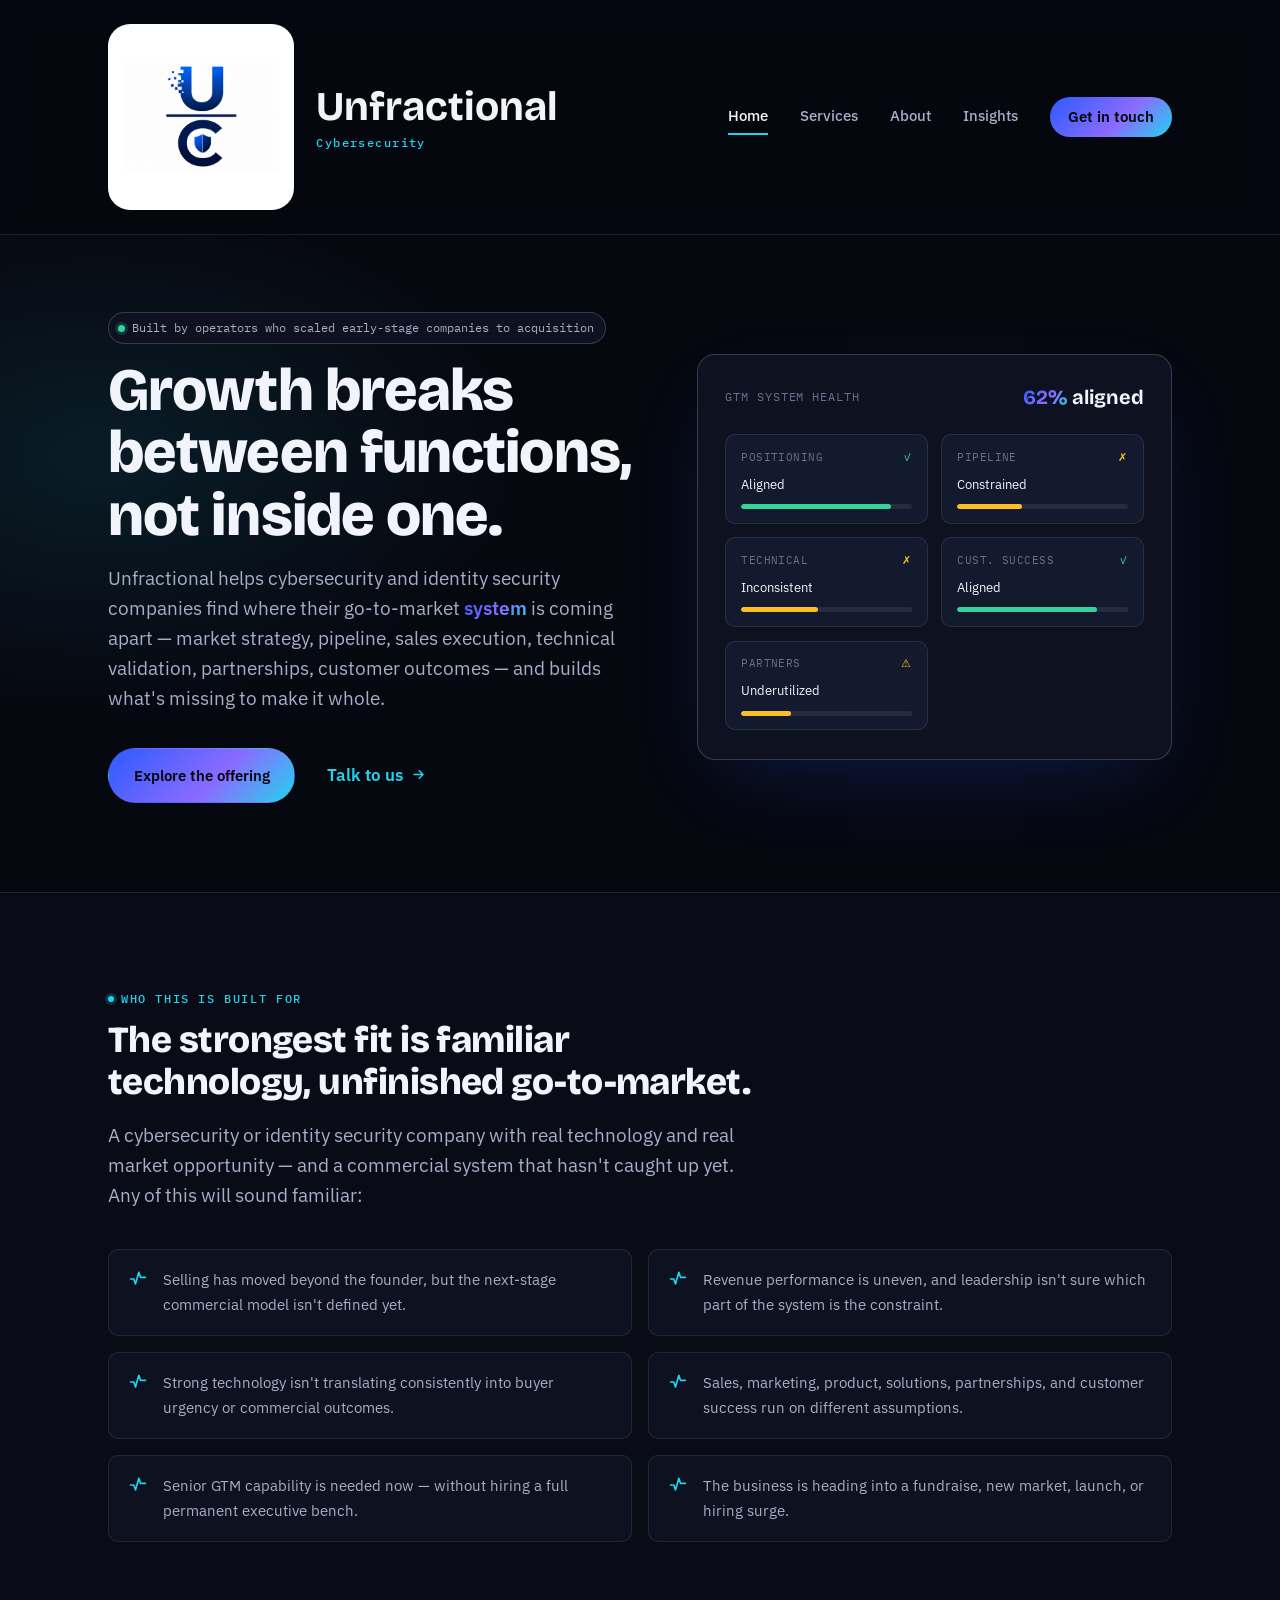
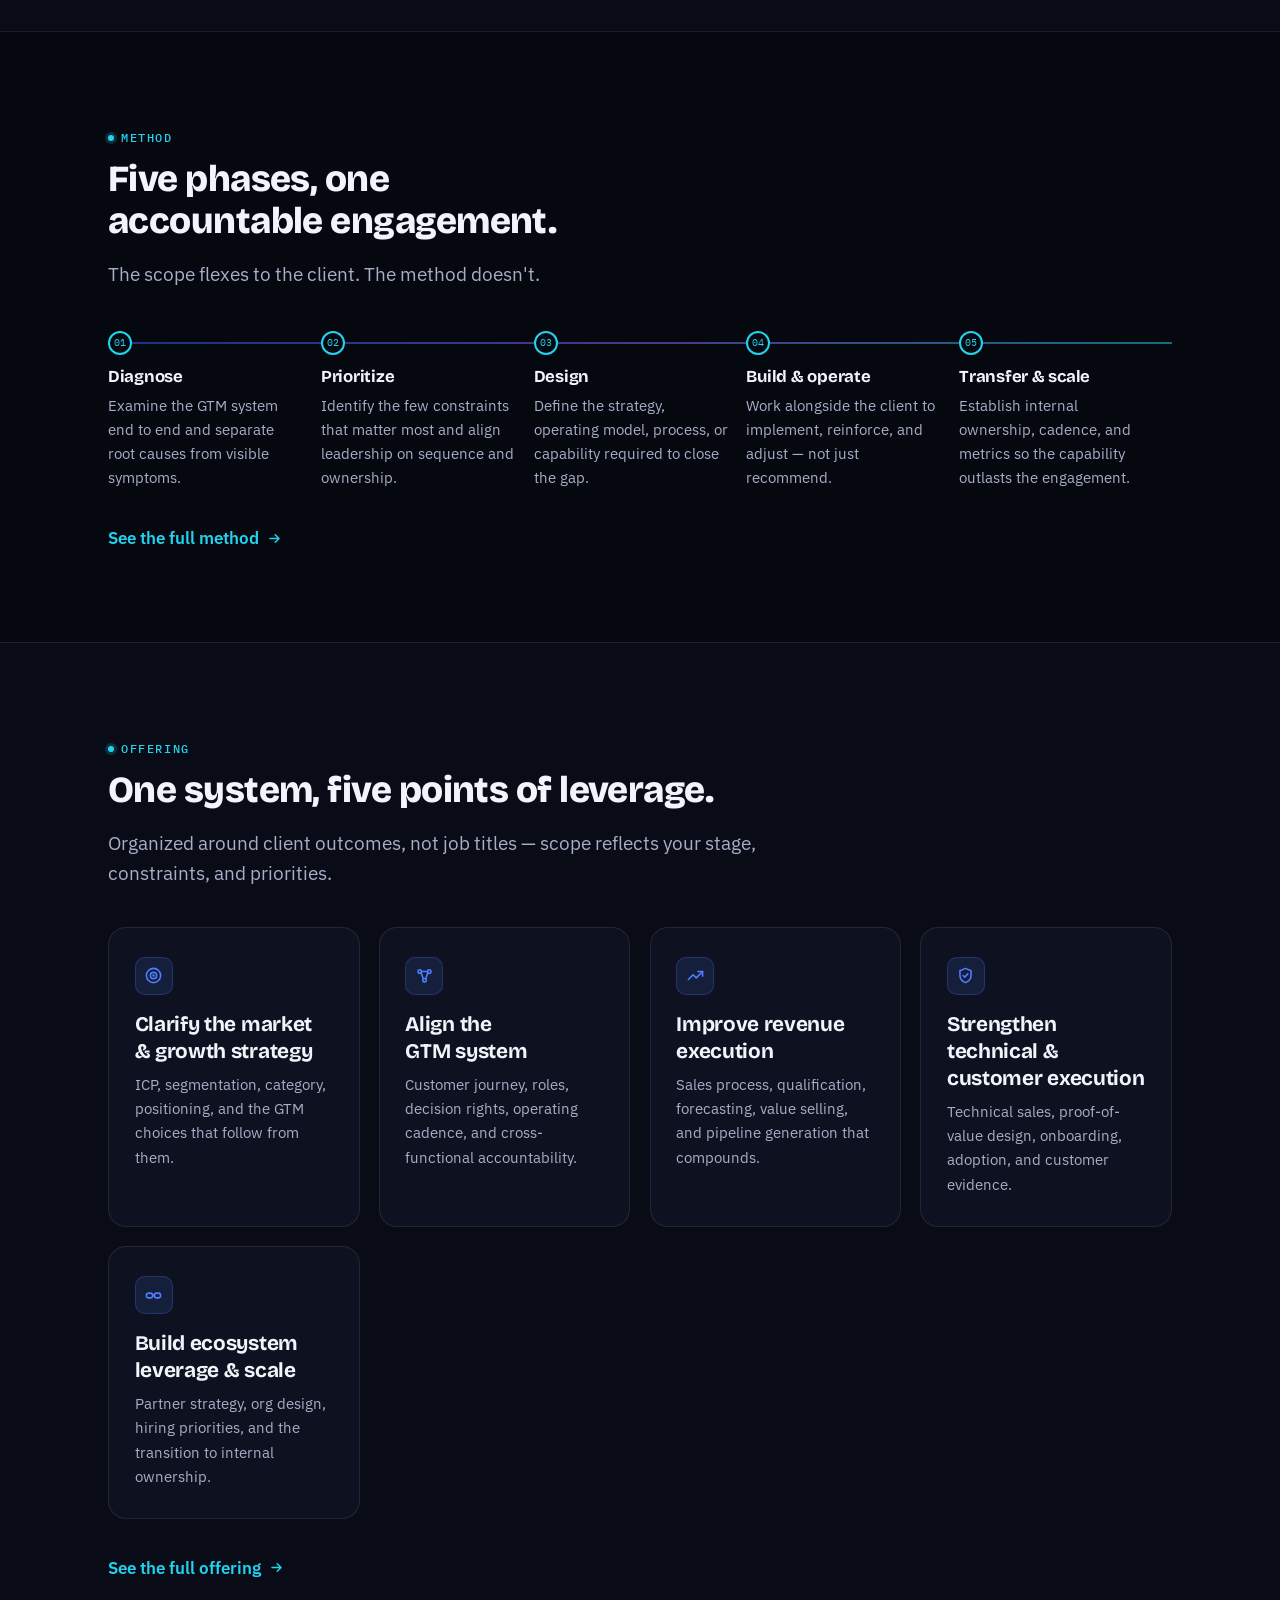
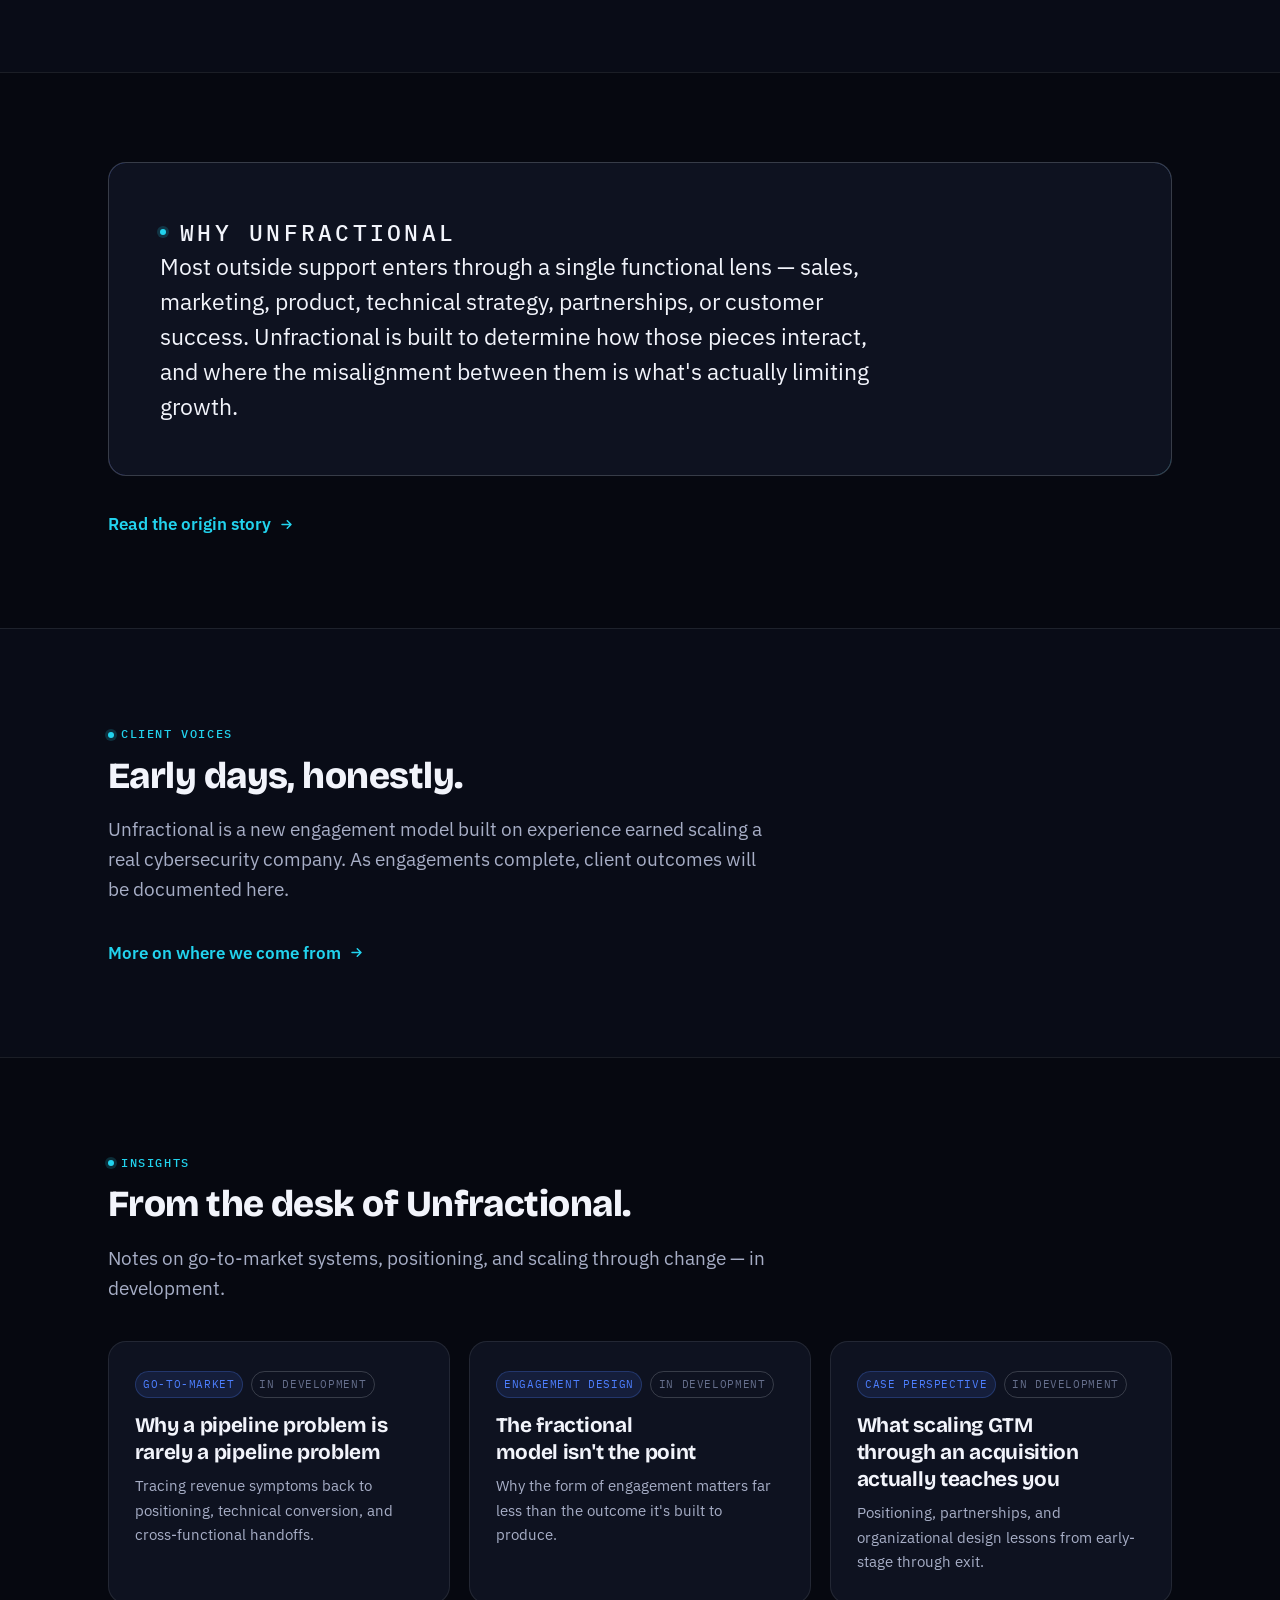
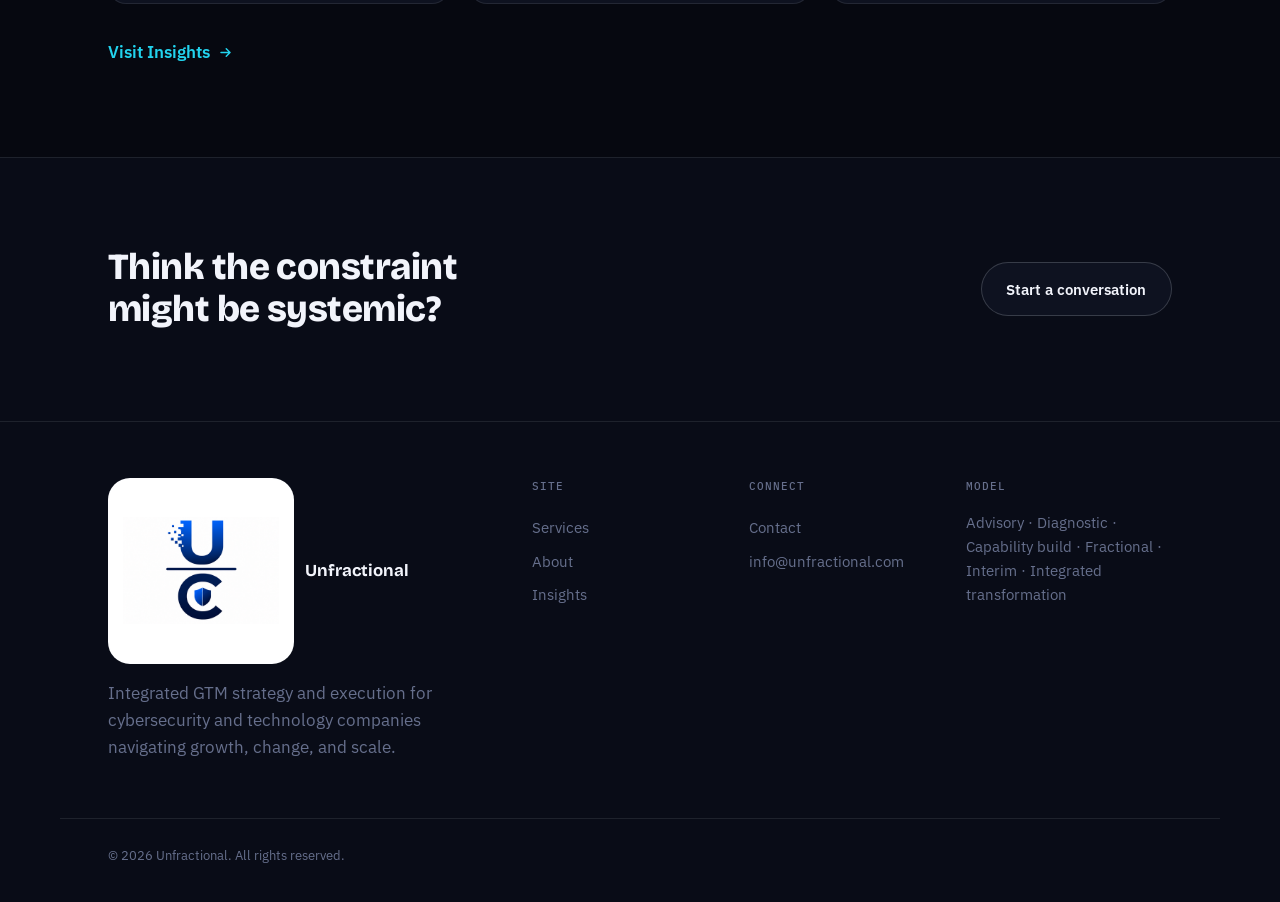
<file: index.html>
<!doctype html>
<html lang="en">
<head>
<meta charset="UTF-8">
<meta name="viewport" content="width=device-width, initial-scale=1">
<title>Unfractional</title>
<link rel="preconnect" href="https://fonts.googleapis.com">
<link rel="preconnect" href="https://fonts.gstatic.com" crossorigin>
<link href="https://fonts.googleapis.com/css2?family=Bricolage+Grotesque:opsz,wght@12..96,600;12..96,700;12..96,800&family=IBM+Plex+Sans:wght@400;500;600&family=IBM+Plex+Mono:wght@400;500&display=swap" rel="stylesheet">
<link rel="icon" type="image/png" href="assets/favicon.png">
<link rel="stylesheet" href="styles.css?v=3">
<script src="script.js?v=3" defer></script>
</head>
<body>

<header class="site-header">
  <div class="nav-row">
    <a class="brand" href="index.html">
      <span class="brand-chip"><img src="assets/logo-mark.png" alt="Unfractional mark"></span>
      <span class="brand-word">Unfractional<span>Cybersecurity</span></span>
    </a>
    <nav class="nav-links" aria-label="Primary">
      <a href="index.html" class="active">Home</a>
      <a href="services.html">Services</a>
      <a href="about.html">About</a>
      <a href="insights.html">Insights</a>
      <a href="contact.html" class="nav-cta">Get in touch</a>
    </nav>
    <button class="nav-toggle" data-nav-toggle aria-label="Open menu" aria-expanded="false">
      <svg viewBox="0 0 24 24" fill="none" stroke="currentColor" stroke-width="2" stroke-linecap="round"><line x1="3" y1="6" x2="21" y2="6"/><line x1="3" y1="12" x2="21" y2="12"/><line x1="3" y1="18" x2="21" y2="18"/></svg>
    </button>
  </div>
  <nav class="mobile-nav" data-mobile-nav aria-label="Mobile">
    <a href="index.html" class="active">Home</a>
    <a href="services.html">Services</a>
    <a href="about.html">About</a>
    <a href="insights.html">Insights</a>
    <a href="contact.html">Get in touch</a>
  </nav>
</header>

<main>

  <!-- HERO -->
  <section class="section" style="padding-top: clamp(44px, 6vw, 80px);">
    <div class="section-inner hero-grid">
      <div>
        <span class="badge"><span class="dot"></span>Built by operators who scaled early-stage companies to acquisition</span>
        <h1 style="margin-top: 0.9rem;">Growth breaks between functions, not inside one.</h1>
        <p class="lede">Unfractional helps cybersecurity and identity security companies find where their go-to-market <span class="grad-text" style="font-weight:600;">system</span> is coming apart — market strategy, pipeline, sales execution, technical validation, partnerships, customer outcomes — and builds what's missing to make it whole.</p>
        <div class="actions-row">
          <a class="btn btn-primary" href="services.html">Explore the offering</a>
          <a class="link-arrow" href="contact.html">Talk to us
            <svg viewBox="0 0 20 20" fill="none" stroke="currentColor" stroke-width="2" stroke-linecap="round" stroke-linejoin="round"><path d="M4 10h12M11 5l5 5-5 5"/></svg>
          </a>
        </div>
      </div>

      <div class="gtm-dash">
        <div class="dash-head">
          <span class="dash-title">GTM SYSTEM HEALTH</span>
          <span class="dash-score"><span class="grad-text">62%</span> aligned</span>
        </div>
        <div class="dash-grid">
          <div class="tile" data-dash-tile>
            <div class="tile-top"><span>POSITIONING</span><span class="tile-ok">✓</span></div>
            <div class="tile-name">Aligned</div>
            <div class="bar-track"><div class="bar-fill ok" data-fill="88"></div></div>
          </div>
          <div class="tile" data-dash-tile>
            <div class="tile-top"><span>PIPELINE</span><span class="tile-warn">✗</span></div>
            <div class="tile-name">Constrained</div>
            <div class="bar-track"><div class="bar-fill warn" data-fill="38"></div></div>
          </div>
          <div class="tile" data-dash-tile>
            <div class="tile-top"><span>TECHNICAL</span><span class="tile-warn">✗</span></div>
            <div class="tile-name">Inconsistent</div>
            <div class="bar-track"><div class="bar-fill warn" data-fill="45"></div></div>
          </div>
          <div class="tile" data-dash-tile>
            <div class="tile-top"><span>CUST. SUCCESS</span><span class="tile-ok">✓</span></div>
            <div class="tile-name">Aligned</div>
            <div class="bar-track"><div class="bar-fill ok" data-fill="82"></div></div>
          </div>
          <div class="tile" data-dash-tile>
            <div class="tile-top"><span>PARTNERS</span><span class="tile-warn">⚠</span></div>
            <div class="tile-name">Underutilized</div>
            <div class="bar-track"><div class="bar-fill warn" data-fill="29"></div></div>
          </div>
        </div>
      </div>
    </div>
  </section>

  <!-- WHO THIS IS FOR -->
  <section class="section alt">
    <div class="section-inner">
      <div class="section-head">
        <p class="eyebrow">Who this is built for</p>
        <h2>The strongest fit is familiar technology, unfinished go-to-market.</h2>
        <p class="lede">A cybersecurity or identity security company with real technology and real market opportunity — and a commercial system that hasn't caught up yet. Any of this will sound familiar:</p>
      </div>
      <div class="signal-grid" style="margin-top: 2.4rem;">
        <div class="signal"><svg class="ico" viewBox="0 0 24 24" fill="none" stroke="currentColor" stroke-width="2" stroke-linecap="round" stroke-linejoin="round"><path d="M3 12h4l2 6 4-14 2 6h6"/></svg>Selling has moved beyond the founder, but the next-stage commercial model isn't defined yet.</div>
        <div class="signal"><svg class="ico" viewBox="0 0 24 24" fill="none" stroke="currentColor" stroke-width="2" stroke-linecap="round" stroke-linejoin="round"><path d="M3 12h4l2 6 4-14 2 6h6"/></svg>Revenue performance is uneven, and leadership isn't sure which part of the system is the constraint.</div>
        <div class="signal"><svg class="ico" viewBox="0 0 24 24" fill="none" stroke="currentColor" stroke-width="2" stroke-linecap="round" stroke-linejoin="round"><path d="M3 12h4l2 6 4-14 2 6h6"/></svg>Strong technology isn't translating consistently into buyer urgency or commercial outcomes.</div>
        <div class="signal"><svg class="ico" viewBox="0 0 24 24" fill="none" stroke="currentColor" stroke-width="2" stroke-linecap="round" stroke-linejoin="round"><path d="M3 12h4l2 6 4-14 2 6h6"/></svg>Sales, marketing, product, solutions, partnerships, and customer success run on different assumptions.</div>
        <div class="signal"><svg class="ico" viewBox="0 0 24 24" fill="none" stroke="currentColor" stroke-width="2" stroke-linecap="round" stroke-linejoin="round"><path d="M3 12h4l2 6 4-14 2 6h6"/></svg>Senior GTM capability is needed now — without hiring a full permanent executive bench.</div>
        <div class="signal"><svg class="ico" viewBox="0 0 24 24" fill="none" stroke="currentColor" stroke-width="2" stroke-linecap="round" stroke-linejoin="round"><path d="M3 12h4l2 6 4-14 2 6h6"/></svg>The business is heading into a fundraise, new market, launch, or hiring surge.</div>
      </div>
    </div>
  </section>

  <!-- METHOD -->
  <section class="section">
    <div class="section-inner">
      <div class="section-head">
        <p class="eyebrow">Method</p>
        <h2>Five phases, one accountable engagement.</h2>
        <p class="lede">The scope flexes to the client. The method doesn't.</p>
      </div>
      <div class="pipeline" style="margin-top: 2.6rem;">
        <div class="pnode"><span class="dotnum mono">01</span><h3>Diagnose</h3><p>Examine the GTM system end to end and separate root causes from visible symptoms.</p></div>
        <div class="pnode"><span class="dotnum mono">02</span><h3>Prioritize</h3><p>Identify the few constraints that matter most and align leadership on sequence and ownership.</p></div>
        <div class="pnode"><span class="dotnum mono">03</span><h3>Design</h3><p>Define the strategy, operating model, process, or capability required to close the gap.</p></div>
        <div class="pnode"><span class="dotnum mono">04</span><h3>Build &amp; operate</h3><p>Work alongside the client to implement, reinforce, and adjust — not just recommend.</p></div>
        <div class="pnode"><span class="dotnum mono">05</span><h3>Transfer &amp; scale</h3><p>Establish internal ownership, cadence, and metrics so the capability outlasts the engagement.</p></div>
      </div>
      <div class="actions-row">
        <a class="link-arrow" href="services.html#method">See the full method
          <svg viewBox="0 0 20 20" fill="none" stroke="currentColor" stroke-width="2" stroke-linecap="round" stroke-linejoin="round"><path d="M4 10h12M11 5l5 5-5 5"/></svg>
        </a>
      </div>
    </div>
  </section>

  <!-- OFFERING -->
  <section class="section alt">
    <div class="section-inner">
      <div class="section-head">
        <p class="eyebrow">Offering</p>
        <h2>One system, five points of leverage.</h2>
        <p class="lede">Organized around client outcomes, not job titles — scope reflects your stage, constraints, and priorities.</p>
      </div>
      <div class="card-grid" style="margin-top: 2.4rem;">
        <div class="card">
          <span class="ico"><svg viewBox="0 0 24 24" fill="none" stroke="currentColor" stroke-width="2" stroke-linecap="round" stroke-linejoin="round"><circle cx="12" cy="12" r="9"/><circle cx="12" cy="12" r="4"/><circle cx="12" cy="12" r="0.6" fill="currentColor"/></svg></span>
          <h3>Clarify the market &amp; growth strategy</h3>
          <p>ICP, segmentation, category, positioning, and the GTM choices that follow from them.</p>
        </div>
        <div class="card">
          <span class="ico"><svg viewBox="0 0 24 24" fill="none" stroke="currentColor" stroke-width="2" stroke-linecap="round" stroke-linejoin="round"><circle cx="6" cy="7" r="2.2"/><circle cx="18" cy="7" r="2.2"/><circle cx="12" cy="18" r="2.2"/><path d="M7.7 8.7 10.5 16M16.3 8.7 13.5 16M8.2 7h7.6"/></svg></span>
          <h3>Align the GTM system</h3>
          <p>Customer journey, roles, decision rights, operating cadence, and cross-functional accountability.</p>
        </div>
        <div class="card">
          <span class="ico"><svg viewBox="0 0 24 24" fill="none" stroke="currentColor" stroke-width="2" stroke-linecap="round" stroke-linejoin="round"><path d="M3 17l6-6 4 4 8-8"/><path d="M15 7h6v6"/></svg></span>
          <h3>Improve revenue execution</h3>
          <p>Sales process, qualification, forecasting, value selling, and pipeline generation that compounds.</p>
        </div>
        <div class="card">
          <span class="ico"><svg viewBox="0 0 24 24" fill="none" stroke="currentColor" stroke-width="2" stroke-linecap="round" stroke-linejoin="round"><path d="M12 3l7 3v6c0 4.5-3 7.5-7 9-4-1.5-7-4.5-7-9V6z"/><path d="M9 12l2 2 4-4"/></svg></span>
          <h3>Strengthen technical &amp; customer execution</h3>
          <p>Technical sales, proof-of-value design, onboarding, adoption, and customer evidence.</p>
        </div>
        <div class="card">
          <span class="ico"><svg viewBox="0 0 24 24" fill="none" stroke="currentColor" stroke-width="2" stroke-linecap="round" stroke-linejoin="round"><rect x="3" y="9" width="8" height="6" rx="3"/><rect x="13" y="9" width="8" height="6" rx="3"/><path d="M11 12h2"/></svg></span>
          <h3>Build ecosystem leverage &amp; scale</h3>
          <p>Partner strategy, org design, hiring priorities, and the transition to internal ownership.</p>
        </div>
      </div>
      <div class="actions-row">
        <a class="link-arrow" href="services.html">See the full offering
          <svg viewBox="0 0 20 20" fill="none" stroke="currentColor" stroke-width="2" stroke-linecap="round" stroke-linejoin="round"><path d="M4 10h12M11 5l5 5-5 5"/></svg>
        </a>
      </div>
    </div>
  </section>

  <!-- DIFFERENTIATOR -->
  <section class="section">
    <div class="section-inner">
      <div class="statement">
        <p class="eyebrow">Why Unfractional</p>
        <p>Most outside support enters through a single functional lens — sales, marketing, product, technical strategy, partnerships, or customer success. Unfractional is built to determine how those pieces interact, and where the misalignment between them is what's actually limiting growth.</p>
      </div>
      <div class="actions-row">
        <a class="link-arrow" href="about.html">Read the origin story
          <svg viewBox="0 0 20 20" fill="none" stroke="currentColor" stroke-width="2" stroke-linecap="round" stroke-linejoin="round"><path d="M4 10h12M11 5l5 5-5 5"/></svg>
        </a>
      </div>
    </div>
  </section>

  <!-- CLIENT VOICES TEASER -->
  <section class="section alt">
    <div class="section-inner">
      <div class="section-head">
        <p class="eyebrow">Client voices</p>
        <h2>Early days, honestly.</h2>
        <p class="lede">Unfractional is a new engagement model built on experience earned scaling a real cybersecurity company. As engagements complete, client outcomes will be documented here.</p>
      </div>
      <div class="actions-row">
        <a class="link-arrow" href="about.html#client-voices">More on where we come from
          <svg viewBox="0 0 20 20" fill="none" stroke="currentColor" stroke-width="2" stroke-linecap="round" stroke-linejoin="round"><path d="M4 10h12M11 5l5 5-5 5"/></svg>
        </a>
      </div>
    </div>
  </section>

  <!-- INSIGHTS TEASER -->
  <section class="section">
    <div class="section-inner">
      <div class="section-head">
        <p class="eyebrow">Insights</p>
        <h2>From the desk of Unfractional.</h2>
        <p class="lede">Notes on go-to-market systems, positioning, and scaling through change — in development.</p>
      </div>
      <div class="card-grid" style="margin-top: 2.4rem;">
        <div class="card">
          <div class="insight-tags"><span class="pill">Go-to-market</span><span class="pill status">In development</span></div>
          <h3 style="margin-top:0.9rem;">Why a pipeline problem is rarely a pipeline problem</h3>
          <p>Tracing revenue symptoms back to positioning, technical conversion, and cross-functional handoffs.</p>
        </div>
        <div class="card">
          <div class="insight-tags"><span class="pill">Engagement design</span><span class="pill status">In development</span></div>
          <h3 style="margin-top:0.9rem;">The fractional model isn't the point</h3>
          <p>Why the form of engagement matters far less than the outcome it's built to produce.</p>
        </div>
        <div class="card">
          <div class="insight-tags"><span class="pill">Case perspective</span><span class="pill status">In development</span></div>
          <h3 style="margin-top:0.9rem;">What scaling GTM through an acquisition actually teaches you</h3>
          <p>Positioning, partnerships, and organizational design lessons from early-stage through exit.</p>
        </div>
      </div>
      <div class="actions-row">
        <a class="link-arrow" href="insights.html">Visit Insights
          <svg viewBox="0 0 20 20" fill="none" stroke="currentColor" stroke-width="2" stroke-linecap="round" stroke-linejoin="round"><path d="M4 10h12M11 5l5 5-5 5"/></svg>
        </a>
      </div>
    </div>
  </section>

  <!-- CLOSING CTA -->
  <section class="section alt">
    <div class="section-inner cta-band">
      <h2>Think the constraint might be systemic?</h2>
      <a class="btn btn-quiet" href="contact.html">Start a conversation</a>
    </div>
  </section>

</main>

<footer class="site-footer">
  <div class="footer-top">
    <div>
      <div class="footer-brand">
        <span class="brand-chip"><img src="assets/logo-mark.png" alt="Unfractional mark"></span>
        <span class="footer-brand-word">Unfractional</span>
      </div>
      <p>Integrated GTM strategy and execution for cybersecurity and technology companies navigating growth, change, and scale.</p>
    </div>
    <div class="footer-col">
      <h4>Site</h4>
      <a href="services.html">Services</a>
      <a href="about.html">About</a>
      <a href="insights.html">Insights</a>
    </div>
    <div class="footer-col">
      <h4>Connect</h4>
      <a href="contact.html">Contact</a>
      <a href="mailto:info@unfractional.com">info@unfractional.com</a>
    </div>
    <div class="footer-col">
      <h4>Model</h4>
      <p>Advisory · Diagnostic · Capability build · Fractional · Interim · Integrated transformation</p>
    </div>
  </div>
  <div class="footer-bottom">
    <span>© <span data-year>2026</span> Unfractional. All rights reserved.</span>
  </div>
</footer>
</body>
</html>
</file>
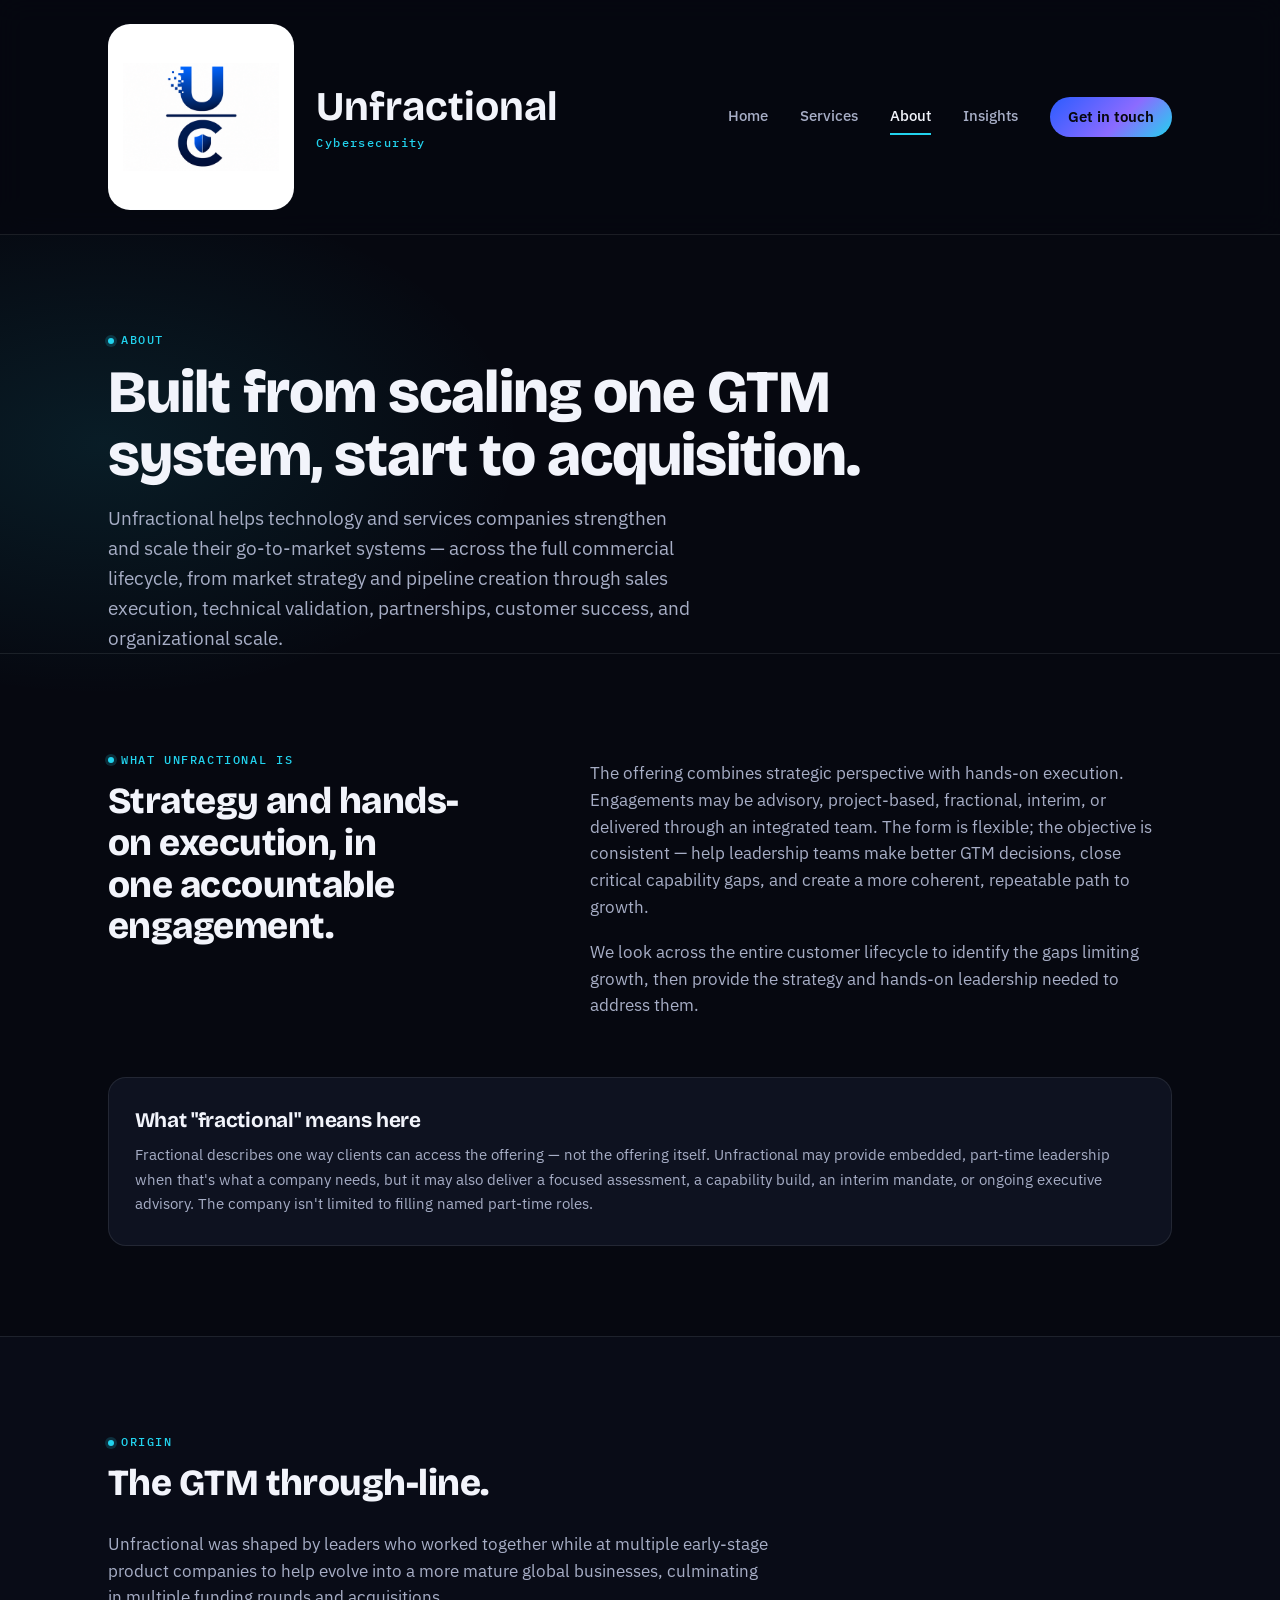
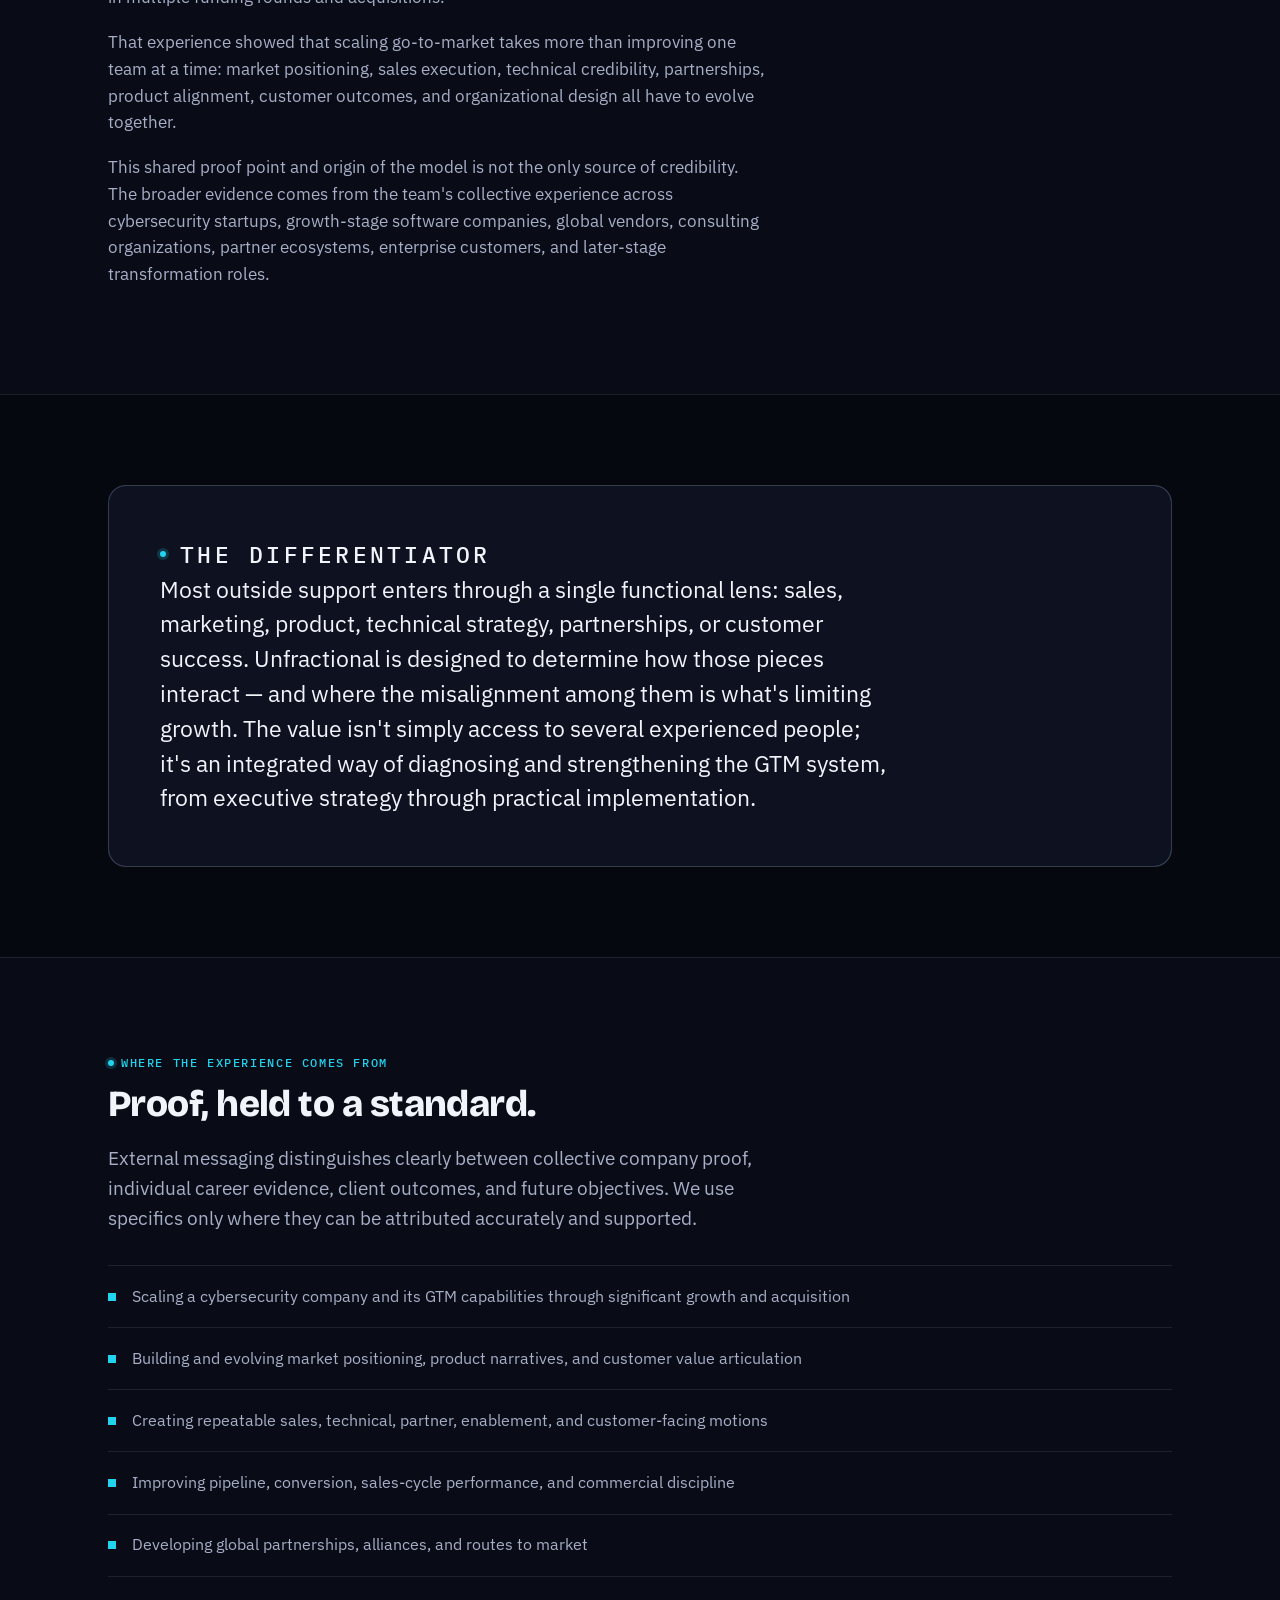
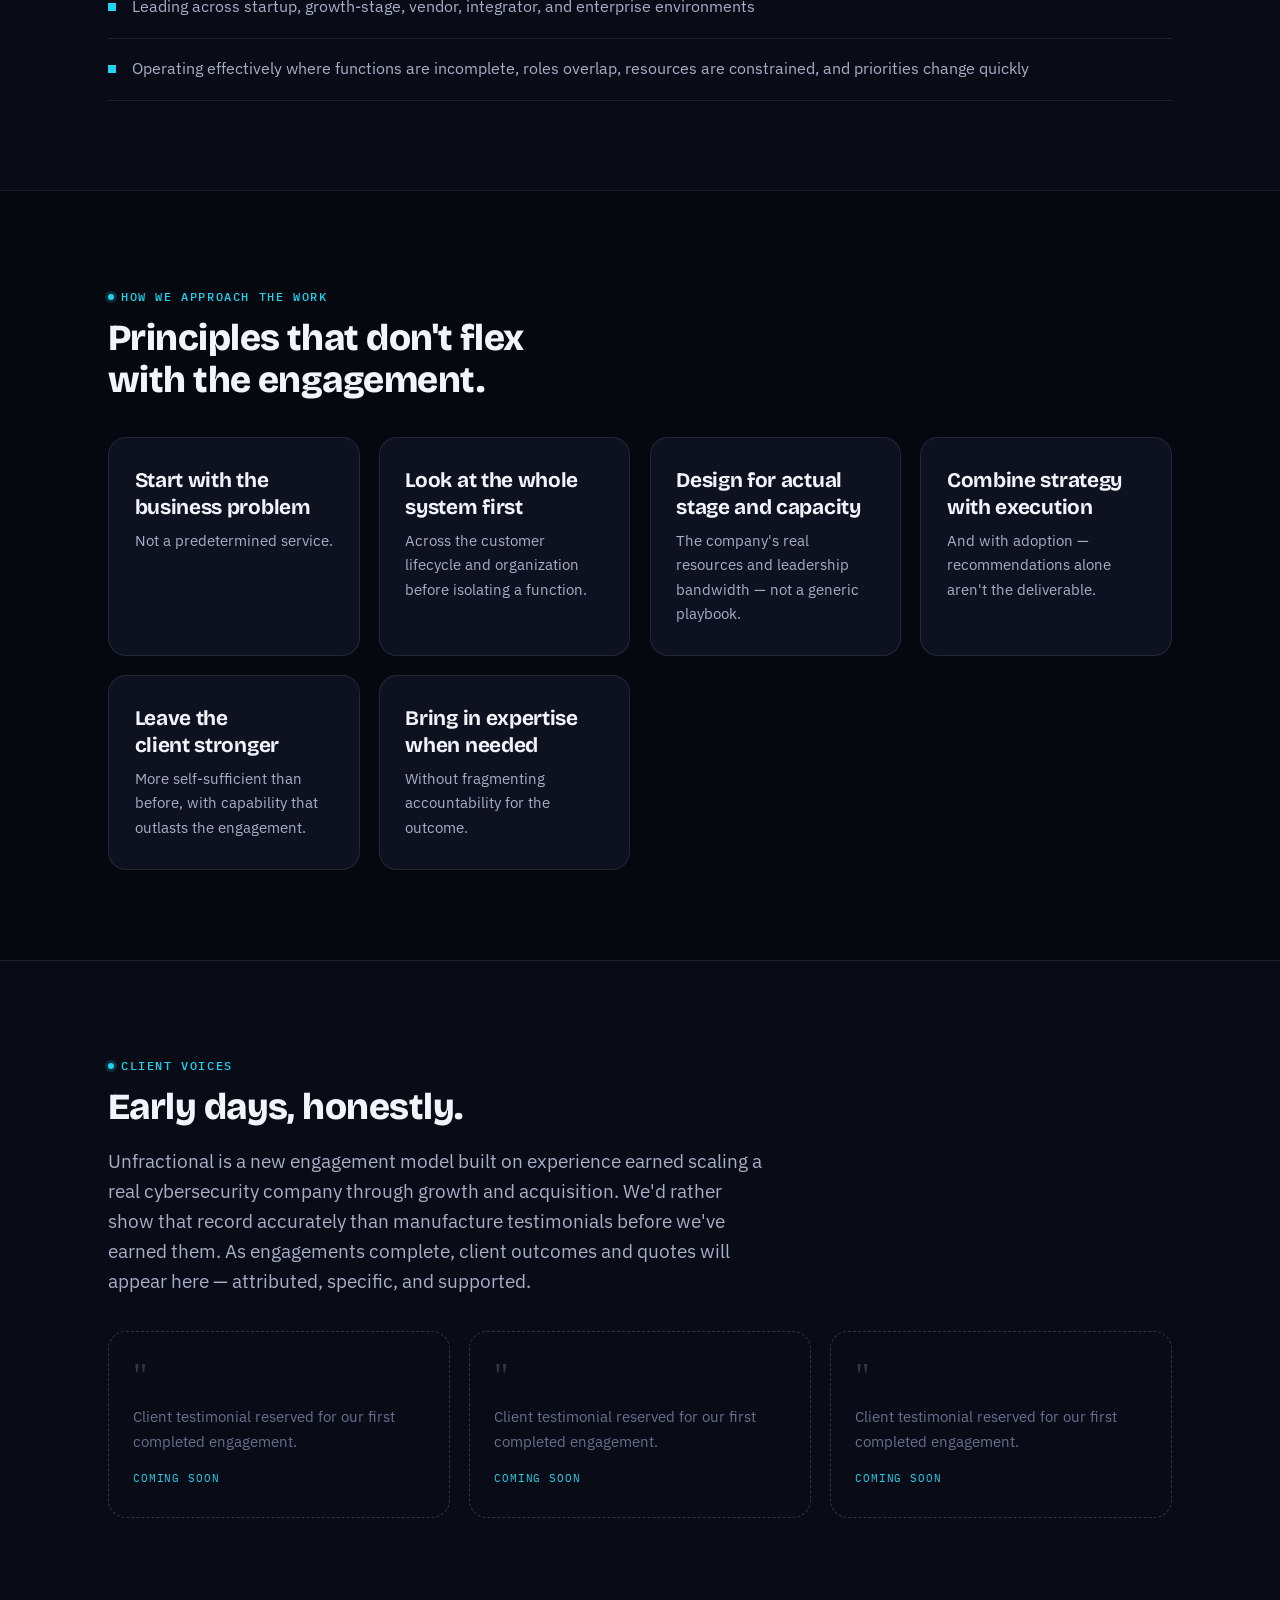
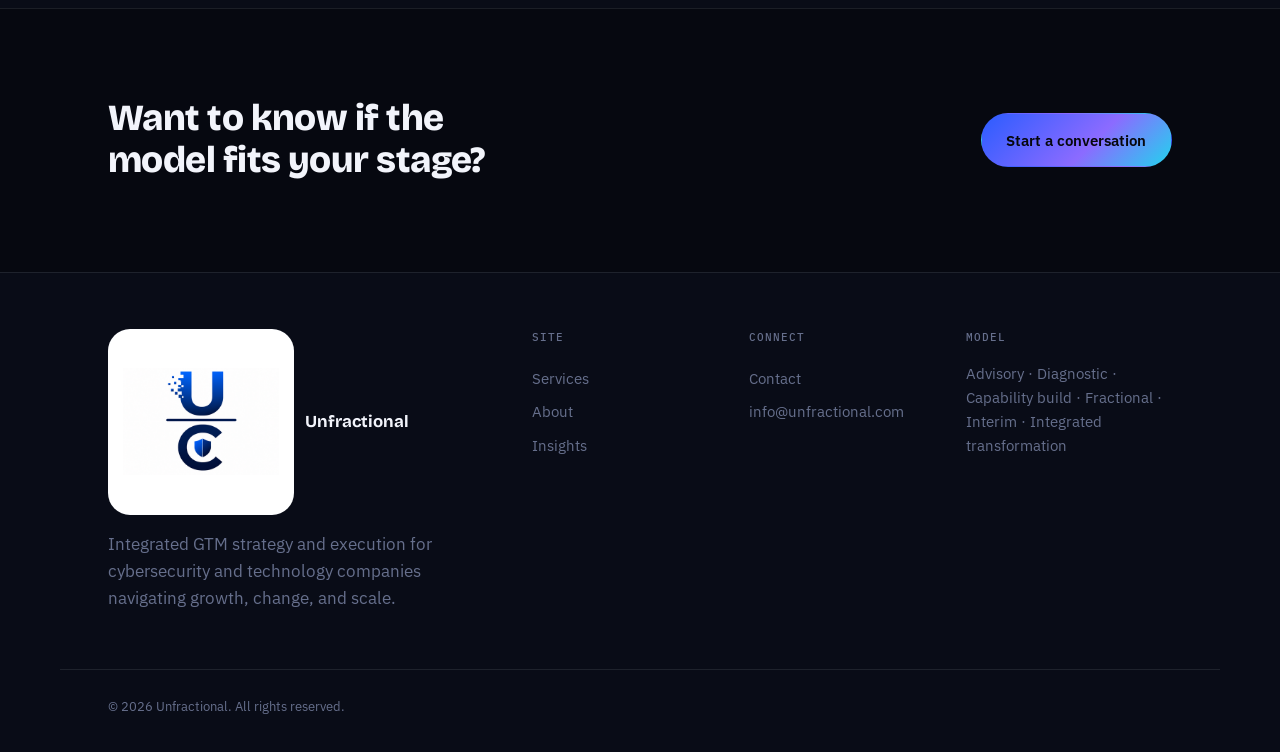
<file: about.html>
<!doctype html>
<html lang="en">
<head>
<meta charset="UTF-8">
<meta name="viewport" content="width=device-width, initial-scale=1">
<title>About — Unfractional</title>
<link rel="preconnect" href="https://fonts.googleapis.com">
<link rel="preconnect" href="https://fonts.gstatic.com" crossorigin>
<link href="https://fonts.googleapis.com/css2?family=Bricolage+Grotesque:opsz,wght@12..96,600;12..96,700;12..96,800&family=IBM+Plex+Sans:wght@400;500;600&family=IBM+Plex+Mono:wght@400;500&display=swap" rel="stylesheet">
<link rel="icon" type="image/png" href="assets/favicon.png">
<link rel="stylesheet" href="styles.css?v=3">
<script src="script.js?v=3" defer></script>
</head>
<body>

<header class="site-header">
  <div class="nav-row">
    <a class="brand" href="index.html">
      <span class="brand-chip"><img src="assets/logo-mark.png" alt="Unfractional mark"></span>
      <span class="brand-word">Unfractional<span>Cybersecurity</span></span>
    </a>
    <nav class="nav-links" aria-label="Primary">
      <a href="index.html">Home</a>
      <a href="services.html">Services</a>
      <a href="about.html" class="active">About</a>
      <a href="insights.html">Insights</a>
      <a href="contact.html" class="nav-cta">Get in touch</a>
    </nav>
    <button class="nav-toggle" data-nav-toggle aria-label="Open menu" aria-expanded="false">
      <svg viewBox="0 0 24 24" fill="none" stroke="currentColor" stroke-width="2" stroke-linecap="round"><line x1="3" y1="6" x2="21" y2="6"/><line x1="3" y1="12" x2="21" y2="12"/><line x1="3" y1="18" x2="21" y2="18"/></svg>
    </button>
  </div>
  <nav class="mobile-nav" data-mobile-nav aria-label="Mobile">
    <a href="index.html">Home</a>
    <a href="services.html">Services</a>
    <a href="about.html" class="active">About</a>
    <a href="insights.html">Insights</a>
    <a href="contact.html">Get in touch</a>
  </nav>
</header>

<main>

  <section class="section page-hero" style="padding-bottom: 0;">
    <div class="section-inner">
      <p class="eyebrow">About</p>
      <h1>Built from scaling one GTM system, start to acquisition.</h1>
      <p class="lede">Unfractional helps technology and services companies strengthen and scale their go-to-market systems — across the full commercial lifecycle, from market strategy and pipeline creation through sales execution, technical validation, partnerships, customer success, and organizational scale.</p>
    </div>
  </section>

  <!-- WHAT IT IS -->
  <section class="section">
    <div class="section-inner">
      <div class="offer-block" style="grid-template-columns: 0.85fr 1.15fr;">
        <div>
          <p class="eyebrow">What Unfractional is</p>
          <h2>Strategy and hands-on execution, in one accountable engagement.</h2>
        </div>
        <div class="prose">
          <p>The offering combines strategic perspective with hands-on execution. Engagements may be advisory, project-based, fractional, interim, or delivered through an integrated team. The form is flexible; the objective is consistent — help leadership teams make better GTM decisions, close critical capability gaps, and create a more coherent, repeatable path to growth.</p>
          <p>We look across the entire customer lifecycle to identify the gaps limiting growth, then provide the strategy and hands-on leadership needed to address them.</p>
        </div>
      </div>

      <div class="card" style="margin-top: 2.6rem;">
        <h3>What "fractional" means here</h3>
        <p style="margin-top: 0.6rem;">Fractional describes one way clients can access the offering — not the offering itself. Unfractional may provide embedded, part-time leadership when that's what a company needs, but it may also deliver a focused assessment, a capability build, an interim mandate, or ongoing executive advisory. The company isn't limited to filling named part-time roles.</p>
      </div>
    </div>
  </section>

  <!-- ORIGIN STORY -->
  <section class="section alt">
    <div class="section-inner">
      <div class="section-head">
        <p class="eyebrow">Origin</p>
        <h2>The GTM through-line.</h2>
      </div>
      <div class="prose" style="margin-top: 1.6rem;">
        <p>Unfractional was shaped by leaders who worked together while at multiple early-stage product companies to help evolve into a more mature global businesses, culminating in multiple funding rounds and acquisitions.</p>
        <p>That experience showed that scaling go-to-market takes more than improving one team at a time: market positioning, sales execution, technical credibility, partnerships, product alignment, customer outcomes, and organizational design all have to evolve together.</p>
        <p>This shared proof point and origin of the model is not the only source of credibility. The broader evidence comes from the team's collective experience across cybersecurity startups, growth-stage software companies, global vendors, consulting organizations, partner ecosystems, enterprise customers, and later-stage transformation roles.</p>
      </div>
    </div>
  </section>

  <!-- DIFFERENTIATOR -->
  <section class="section">
    <div class="section-inner">
      <div class="statement">
        <p class="eyebrow">The differentiator</p>
        <p>Most outside support enters through a single functional lens: sales, marketing, product, technical strategy, partnerships, or customer success. Unfractional is designed to determine how those pieces interact — and where the misalignment among them is what's limiting growth. The value isn't simply access to several experienced people; it's an integrated way of diagnosing and strengthening the GTM system, from executive strategy through practical implementation.</p>
      </div>
    </div>
  </section>

  <!-- PROOF THEMES -->
  <section class="section alt">
    <div class="section-inner">
      <div class="section-head">
        <p class="eyebrow">Where the experience comes from</p>
        <h2>Proof, held to a standard.</h2>
        <p class="lede">External messaging distinguishes clearly between collective company proof, individual career evidence, client outcomes, and future objectives. We use specifics only where they can be attributed accurately and supported.</p>
      </div>
      <ul class="condition-list" style="margin-top: 2rem;">
        <li>Scaling a cybersecurity company and its GTM capabilities through significant growth and acquisition</li>
        <li>Building and evolving market positioning, product narratives, and customer value articulation</li>
        <li>Creating repeatable sales, technical, partner, enablement, and customer-facing motions</li>
        <li>Improving pipeline, conversion, sales-cycle performance, and commercial discipline</li>
        <li>Developing global partnerships, alliances, and routes to market</li>
        <li>Leading across startup, growth-stage, vendor, integrator, and enterprise environments</li>
        <li>Operating effectively where functions are incomplete, roles overlap, resources are constrained, and priorities change quickly</li>
      </ul>
    </div>
  </section>

  <!-- PRINCIPLES -->
  <section class="section">
    <div class="section-inner">
      <div class="section-head">
        <p class="eyebrow">How we approach the work</p>
        <h2>Principles that don't flex with the engagement.</h2>
      </div>
      <div class="card-grid" style="margin-top: 2.2rem;">
        <div class="card"><h3>Start with the business problem</h3><p>Not a predetermined service.</p></div>
        <div class="card"><h3>Look at the whole system first</h3><p>Across the customer lifecycle and organization before isolating a function.</p></div>
        <div class="card"><h3>Design for actual stage and capacity</h3><p>The company's real resources and leadership bandwidth — not a generic playbook.</p></div>
        <div class="card"><h3>Combine strategy with execution</h3><p>And with adoption — recommendations alone aren't the deliverable.</p></div>
        <div class="card"><h3>Leave the client stronger</h3><p>More self-sufficient than before, with capability that outlasts the engagement.</p></div>
        <div class="card"><h3>Bring in expertise when needed</h3><p>Without fragmenting accountability for the outcome.</p></div>
      </div>
    </div>
  </section>

  <!-- CLIENT VOICES (canonical) -->
  <section class="section alt" id="client-voices">
    <div class="section-inner">
      <div class="section-head">
        <p class="eyebrow">Client voices</p>
        <h2>Early days, honestly.</h2>
        <p class="lede">Unfractional is a new engagement model built on experience earned scaling a real cybersecurity company through growth and acquisition. We'd rather show that record accurately than manufacture testimonials before we've earned them. As engagements complete, client outcomes and quotes will appear here — attributed, specific, and supported.</p>
      </div>
      <div class="testi-grid" style="margin-top: 2.2rem;">
        <div class="testi-slot"><span class="quote-mark">"</span><p>Client testimonial reserved for our first completed engagement.</p><span class="status mono">Coming soon</span></div>
        <div class="testi-slot"><span class="quote-mark">"</span><p>Client testimonial reserved for our first completed engagement.</p><span class="status mono">Coming soon</span></div>
        <div class="testi-slot"><span class="quote-mark">"</span><p>Client testimonial reserved for our first completed engagement.</p><span class="status mono">Coming soon</span></div>
      </div>
    </div>
  </section>

  <section class="section">
    <div class="section-inner cta-band">
      <h2>Want to know if the model fits your stage?</h2>
      <a class="btn btn-primary" href="contact.html">Start a conversation</a>
    </div>
  </section>

</main>

<footer class="site-footer">
  <div class="footer-top">
    <div>
      <div class="footer-brand">
        <span class="brand-chip"><img src="assets/logo-mark.png" alt="Unfractional mark"></span>
        <span class="footer-brand-word">Unfractional</span>
      </div>
      <p>Integrated GTM strategy and execution for cybersecurity and technology companies navigating growth, change, and scale.</p>
    </div>
    <div class="footer-col">
      <h4>Site</h4>
      <a href="services.html">Services</a>
      <a href="about.html">About</a>
      <a href="insights.html">Insights</a>
    </div>
    <div class="footer-col">
      <h4>Connect</h4>
      <a href="contact.html">Contact</a>
      <a href="mailto:info@unfractional.com">info@unfractional.com</a>
    </div>
    <div class="footer-col">
      <h4>Model</h4>
      <p>Advisory · Diagnostic · Capability build · Fractional · Interim · Integrated transformation</p>
    </div>
  </div>
  <div class="footer-bottom">
    <span>© <span data-year>2026</span> Unfractional. All rights reserved.</span>
  </div>
</footer>
</body>
</html>
</file>
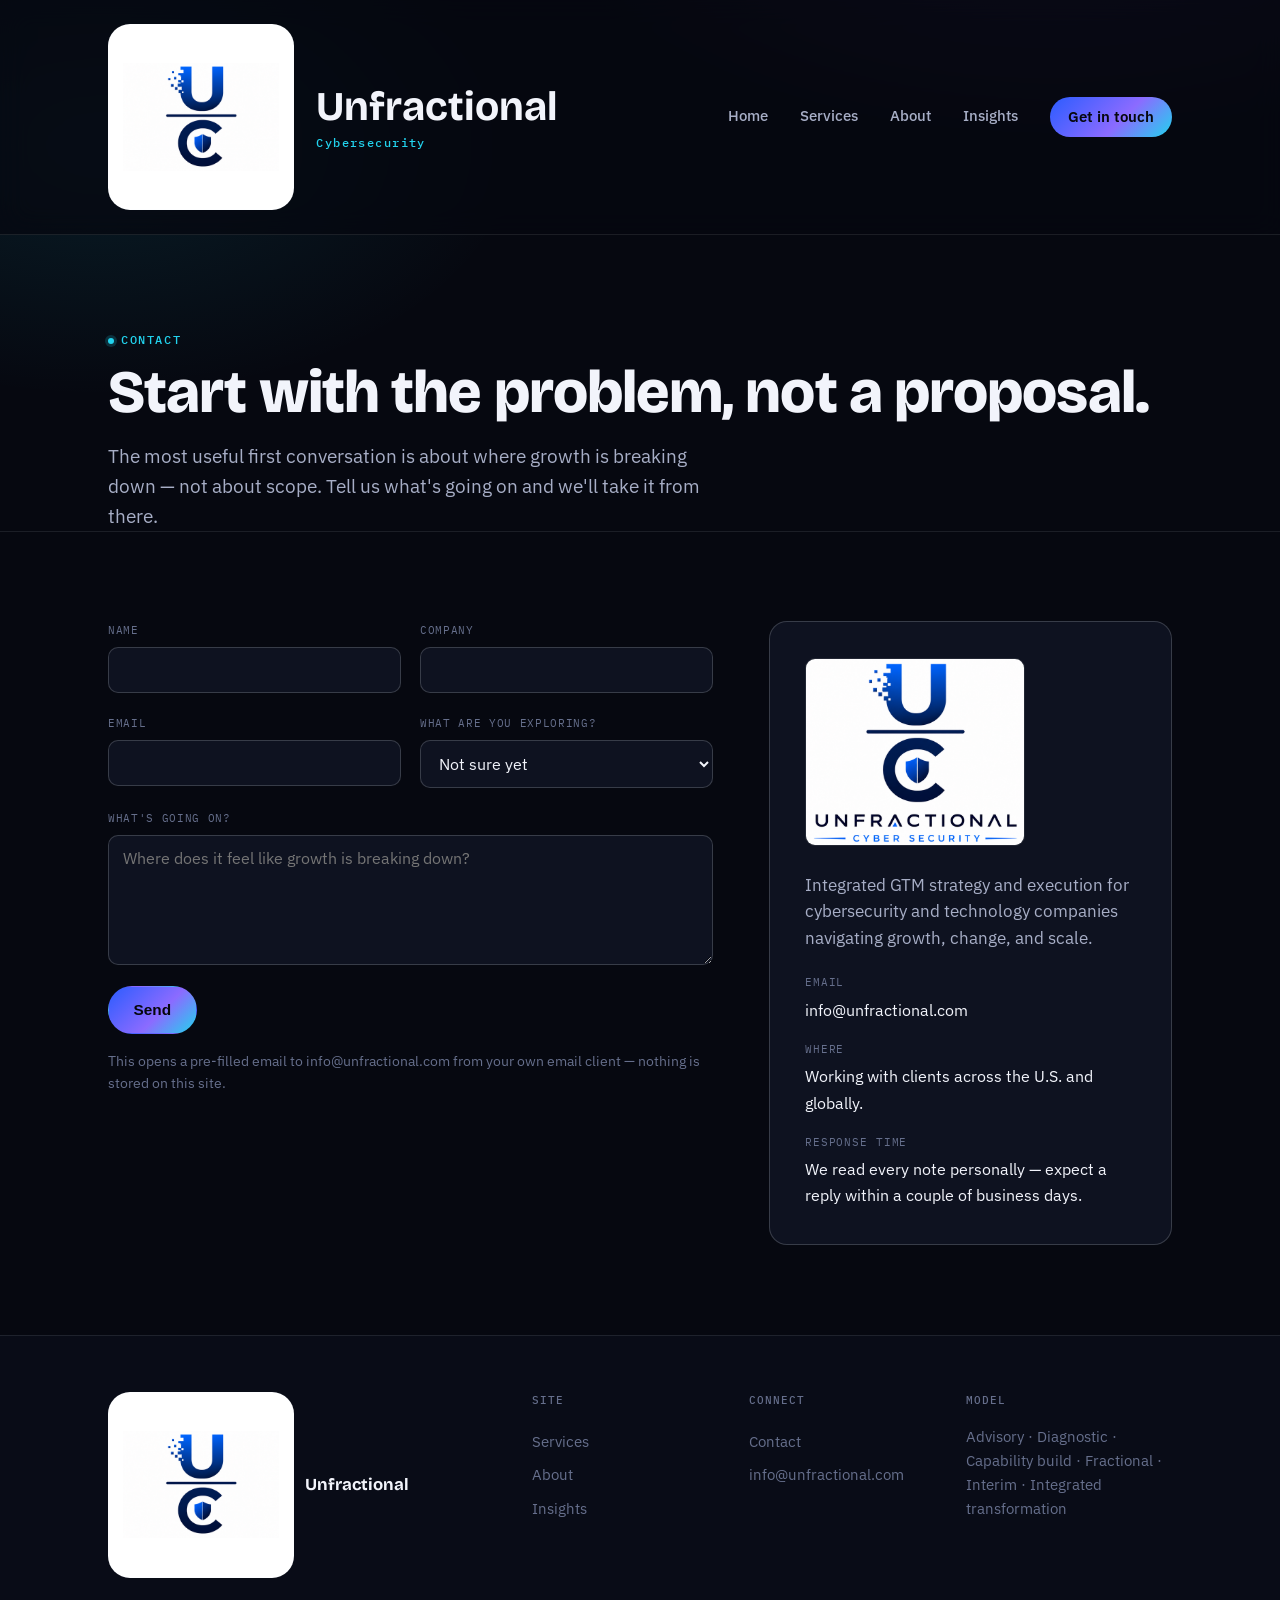
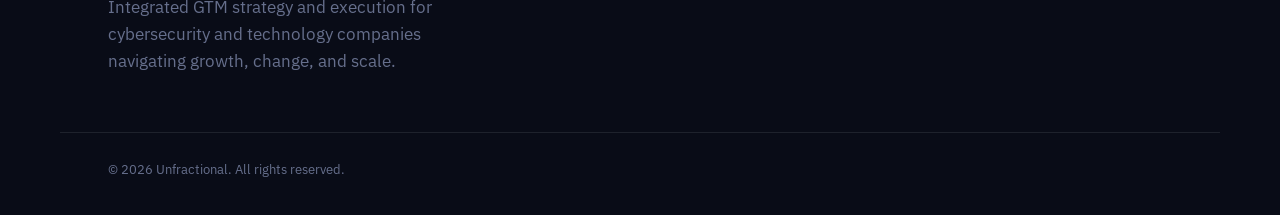
<file: contact.html>
<!doctype html>
<html lang="en">
<head>
<meta charset="UTF-8">
<meta name="viewport" content="width=device-width, initial-scale=1">
<title>Contact — Unfractional</title>
<link rel="preconnect" href="https://fonts.googleapis.com">
<link rel="preconnect" href="https://fonts.gstatic.com" crossorigin>
<link href="https://fonts.googleapis.com/css2?family=Bricolage+Grotesque:opsz,wght@12..96,600;12..96,700;12..96,800&family=IBM+Plex+Sans:wght@400;500;600&family=IBM+Plex+Mono:wght@400;500&display=swap" rel="stylesheet">
<link rel="icon" type="image/png" href="assets/favicon.png">
<link rel="stylesheet" href="styles.css?v=3">
<script src="script.js?v=3" defer></script>
</head>
<body>

<header class="site-header">
  <div class="nav-row">
    <a class="brand" href="index.html">
      <span class="brand-chip"><img src="assets/logo-mark.png" alt="Unfractional mark"></span>
      <span class="brand-word">Unfractional<span>Cybersecurity</span></span>
    </a>
    <nav class="nav-links" aria-label="Primary">
      <a href="index.html">Home</a>
      <a href="services.html">Services</a>
      <a href="about.html">About</a>
      <a href="insights.html">Insights</a>
      <a href="contact.html" class="nav-cta active">Get in touch</a>
    </nav>
    <button class="nav-toggle" data-nav-toggle aria-label="Open menu" aria-expanded="false">
      <svg viewBox="0 0 24 24" fill="none" stroke="currentColor" stroke-width="2" stroke-linecap="round"><line x1="3" y1="6" x2="21" y2="6"/><line x1="3" y1="12" x2="21" y2="12"/><line x1="3" y1="18" x2="21" y2="18"/></svg>
    </button>
  </div>
  <nav class="mobile-nav" data-mobile-nav aria-label="Mobile">
    <a href="index.html">Home</a>
    <a href="services.html">Services</a>
    <a href="about.html">About</a>
    <a href="insights.html">Insights</a>
    <a href="contact.html" class="active">Get in touch</a>
  </nav>
</header>

<main>

  <section class="section page-hero" style="padding-bottom: 0;">
    <div class="section-inner">
      <p class="eyebrow">Contact</p>
      <h1>Start with the problem, not a proposal.</h1>
      <p class="lede">The most useful first conversation is about where growth is breaking down — not about scope. Tell us what's going on and we'll take it from there.</p>
    </div>
  </section>

  <section class="section">
    <div class="section-inner contact-grid">

      <form data-contact-form data-to="info@unfractional.com" novalidate>
        <div class="field-row">
          <div class="field">
            <label for="f-name">Name</label>
            <input id="f-name" name="name" type="text" autocomplete="name" required>
          </div>
          <div class="field">
            <label for="f-company">Company</label>
            <input id="f-company" name="company" type="text" autocomplete="organization">
          </div>
        </div>
        <div class="field-row">
          <div class="field">
            <label for="f-email">Email</label>
            <input id="f-email" name="email" type="email" autocomplete="email" required>
          </div>
          <div class="field">
            <label for="f-topic">What are you exploring?</label>
            <select id="f-topic" name="topic">
              <option value="">Not sure yet</option>
              <option value="GTM diagnostic">A GTM diagnostic</option>
              <option value="Market strategy & positioning">Market strategy &amp; positioning</option>
              <option value="Revenue execution">Revenue execution</option>
              <option value="Technical & customer execution">Technical &amp; customer execution</option>
              <option value="Partnerships & scale">Partnerships &amp; scale</option>
            </select>
          </div>
        </div>
        <div class="field">
          <label for="f-message">What's going on?</label>
          <textarea id="f-message" name="message" required placeholder="Where does it feel like growth is breaking down?"></textarea>
        </div>
        <button class="btn btn-primary" type="submit">Send</button>
        <p class="form-note">This opens a pre-filled email to info@unfractional.com from your own email client — nothing is stored on this site.</p>
        <p class="form-status" data-form-status role="status"></p>
      </form>

      <aside class="contact-card">
        <img class="brand-plate" src="assets/logo-full.png" alt="Unfractional — Cybersecurity GTM">
        <p style="color: var(--ink-soft); margin: 0;">Integrated GTM strategy and execution for cybersecurity and technology companies navigating growth, change, and scale.</p>
        <dl>
          <dt>Email</dt>
          <dd><a href="mailto:info@unfractional.com" style="color: var(--blue-600); text-decoration: none;">info@unfractional.com</a></dd>
          <dt>Where</dt>
          <dd>Working with clients across the U.S. and globally.</dd>
          <dt>Response time</dt>
          <dd>We read every note personally — expect a reply within a couple of business days.</dd>
        </dl>
      </aside>

    </div>
  </section>

</main>

<footer class="site-footer">
  <div class="footer-top">
    <div>
      <div class="footer-brand">
        <span class="brand-chip"><img src="assets/logo-mark.png" alt="Unfractional mark"></span>
        <span class="footer-brand-word">Unfractional</span>
      </div>
      <p>Integrated GTM strategy and execution for cybersecurity and technology companies navigating growth, change, and scale.</p>
    </div>
    <div class="footer-col">
      <h4>Site</h4>
      <a href="services.html">Services</a>
      <a href="about.html">About</a>
      <a href="insights.html">Insights</a>
    </div>
    <div class="footer-col">
      <h4>Connect</h4>
      <a href="contact.html">Contact</a>
      <a href="mailto:info@unfractional.com">info@unfractional.com</a>
    </div>
    <div class="footer-col">
      <h4>Model</h4>
      <p>Advisory · Diagnostic · Capability build · Fractional · Interim · Integrated transformation</p>
    </div>
  </div>
  <div class="footer-bottom">
    <span>© <span data-year>2026</span> Unfractional. All rights reserved.</span>
  </div>
</footer>
</body>
</html>
</file>
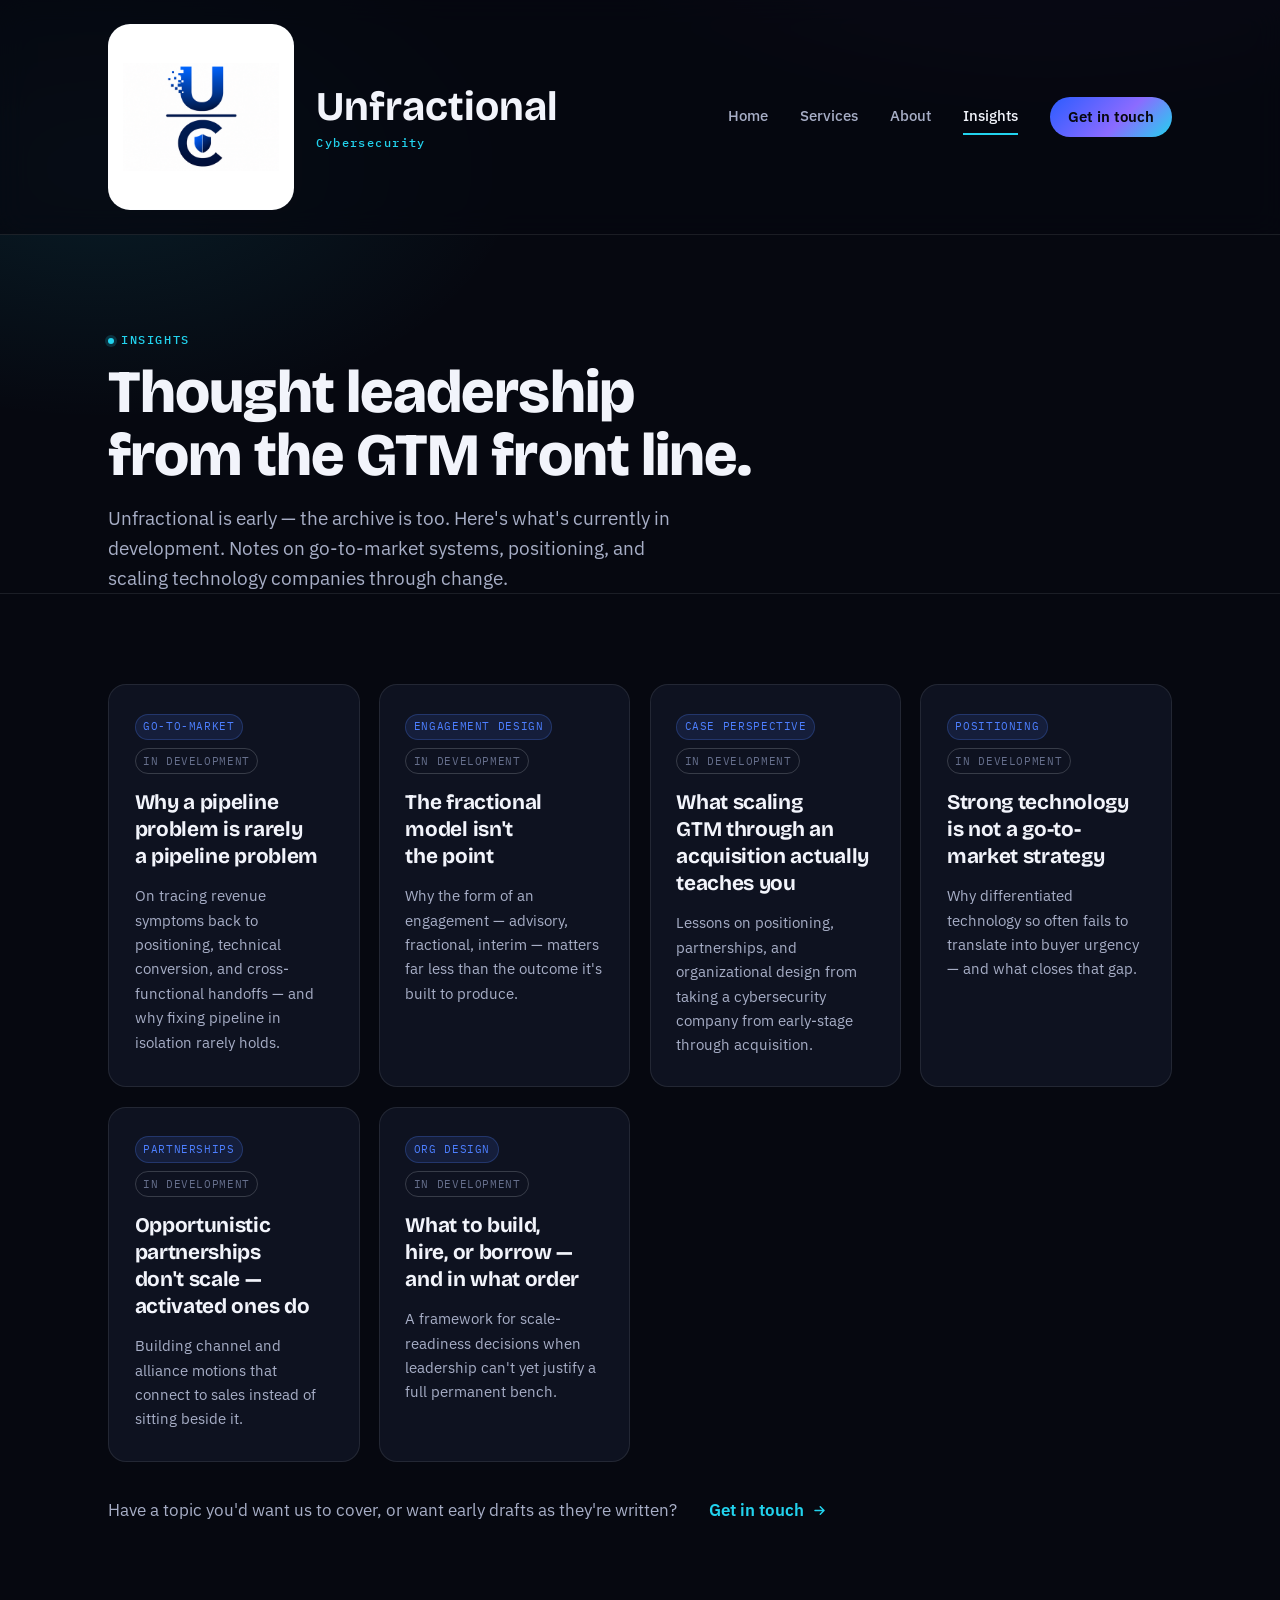
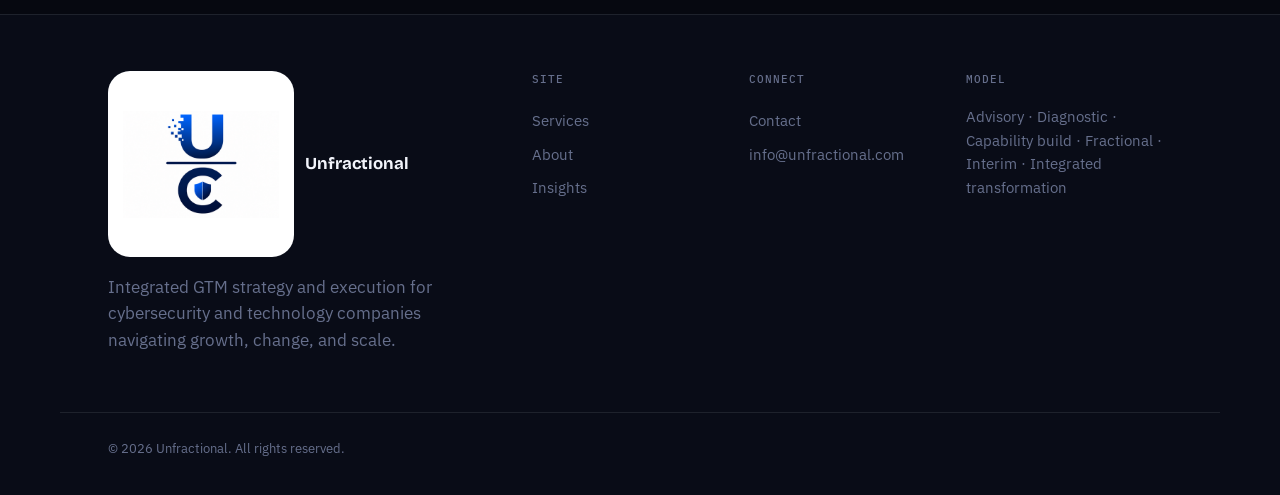
<file: insights.html>
<!doctype html>
<html lang="en">
<head>
<meta charset="UTF-8">
<meta name="viewport" content="width=device-width, initial-scale=1">
<title>Insights — Unfractional</title>
<link rel="preconnect" href="https://fonts.googleapis.com">
<link rel="preconnect" href="https://fonts.gstatic.com" crossorigin>
<link href="https://fonts.googleapis.com/css2?family=Bricolage+Grotesque:opsz,wght@12..96,600;12..96,700;12..96,800&family=IBM+Plex+Sans:wght@400;500;600&family=IBM+Plex+Mono:wght@400;500&display=swap" rel="stylesheet">
<link rel="icon" type="image/png" href="assets/favicon.png">
<link rel="stylesheet" href="styles.css?v=3">
<script src="script.js?v=3" defer></script>
</head>
<body>

<header class="site-header">
  <div class="nav-row">
    <a class="brand" href="index.html">
      <span class="brand-chip"><img src="assets/logo-mark.png" alt="Unfractional mark"></span>
      <span class="brand-word">Unfractional<span>Cybersecurity</span></span>
    </a>
    <nav class="nav-links" aria-label="Primary">
      <a href="index.html">Home</a>
      <a href="services.html">Services</a>
      <a href="about.html">About</a>
      <a href="insights.html" class="active">Insights</a>
      <a href="contact.html" class="nav-cta">Get in touch</a>
    </nav>
    <button class="nav-toggle" data-nav-toggle aria-label="Open menu" aria-expanded="false">
      <svg viewBox="0 0 24 24" fill="none" stroke="currentColor" stroke-width="2" stroke-linecap="round"><line x1="3" y1="6" x2="21" y2="6"/><line x1="3" y1="12" x2="21" y2="12"/><line x1="3" y1="18" x2="21" y2="18"/></svg>
    </button>
  </div>
  <nav class="mobile-nav" data-mobile-nav aria-label="Mobile">
    <a href="index.html">Home</a>
    <a href="services.html">Services</a>
    <a href="about.html">About</a>
    <a href="insights.html" class="active">Insights</a>
    <a href="contact.html">Get in touch</a>
  </nav>
</header>

<main>

  <section class="section page-hero" style="padding-bottom: 0;">
    <div class="section-inner">
      <p class="eyebrow">Insights</p>
      <h1>Thought leadership from the GTM front line.</h1>
      <p class="lede">Unfractional is early — the archive is too. Here's what's currently in development. Notes on go-to-market systems, positioning, and scaling technology companies through change.</p>
    </div>
  </section>

  <section class="section">
    <div class="section-inner">
      <div class="card-grid">

        <div class="insight-card">
          <div class="insight-tags"><span class="pill">Go-to-market</span><span class="pill status">In development</span></div>
          <h3>Why a pipeline problem is rarely a pipeline problem</h3>
          <p>On tracing revenue symptoms back to positioning, technical conversion, and cross-functional handoffs — and why fixing pipeline in isolation rarely holds.</p>
        </div>

        <div class="insight-card">
          <div class="insight-tags"><span class="pill">Engagement design</span><span class="pill status">In development</span></div>
          <h3>The fractional model isn't the point</h3>
          <p>Why the form of an engagement — advisory, fractional, interim — matters far less than the outcome it's built to produce.</p>
        </div>

        <div class="insight-card">
          <div class="insight-tags"><span class="pill">Case perspective</span><span class="pill status">In development</span></div>
          <h3>What scaling GTM through an acquisition actually teaches you</h3>
          <p>Lessons on positioning, partnerships, and organizational design from taking a cybersecurity company from early-stage through acquisition.</p>
        </div>

        <div class="insight-card">
          <div class="insight-tags"><span class="pill">Positioning</span><span class="pill status">In development</span></div>
          <h3>Strong technology is not a go-to-market strategy</h3>
          <p>Why differentiated technology so often fails to translate into buyer urgency — and what closes that gap.</p>
        </div>

        <div class="insight-card">
          <div class="insight-tags"><span class="pill">Partnerships</span><span class="pill status">In development</span></div>
          <h3>Opportunistic partnerships don't scale — activated ones do</h3>
          <p>Building channel and alliance motions that connect to sales instead of sitting beside it.</p>
        </div>

        <div class="insight-card">
          <div class="insight-tags"><span class="pill">Org design</span><span class="pill status">In development</span></div>
          <h3>What to build, hire, or borrow — and in what order</h3>
          <p>A framework for scale-readiness decisions when leadership can't yet justify a full permanent bench.</p>
        </div>

      </div>

      <div class="actions-row">
        <p style="color: var(--ink-soft); margin: 0;">Have a topic you'd want us to cover, or want early drafts as they're written?</p>
        <a class="link-arrow" href="contact.html">Get in touch
          <svg viewBox="0 0 20 20" fill="none" stroke="currentColor" stroke-width="2" stroke-linecap="round" stroke-linejoin="round"><path d="M4 10h12M11 5l5 5-5 5"/></svg>
        </a>
      </div>
    </div>
  </section>

</main>

<footer class="site-footer">
  <div class="footer-top">
    <div>
      <div class="footer-brand">
        <span class="brand-chip"><img src="assets/logo-mark.png" alt="Unfractional mark"></span>
        <span class="footer-brand-word">Unfractional</span>
      </div>
      <p>Integrated GTM strategy and execution for cybersecurity and technology companies navigating growth, change, and scale.</p>
    </div>
    <div class="footer-col">
      <h4>Site</h4>
      <a href="services.html">Services</a>
      <a href="about.html">About</a>
      <a href="insights.html">Insights</a>
    </div>
    <div class="footer-col">
      <h4>Connect</h4>
      <a href="contact.html">Contact</a>
      <a href="mailto:info@unfractional.com">info@unfractional.com</a>
    </div>
    <div class="footer-col">
      <h4>Model</h4>
      <p>Advisory · Diagnostic · Capability build · Fractional · Interim · Integrated transformation</p>
    </div>
  </div>
  <div class="footer-bottom">
    <span>© <span data-year>2026</span> Unfractional. All rights reserved.</span>
  </div>
</footer>
</body>
</html>
</file>
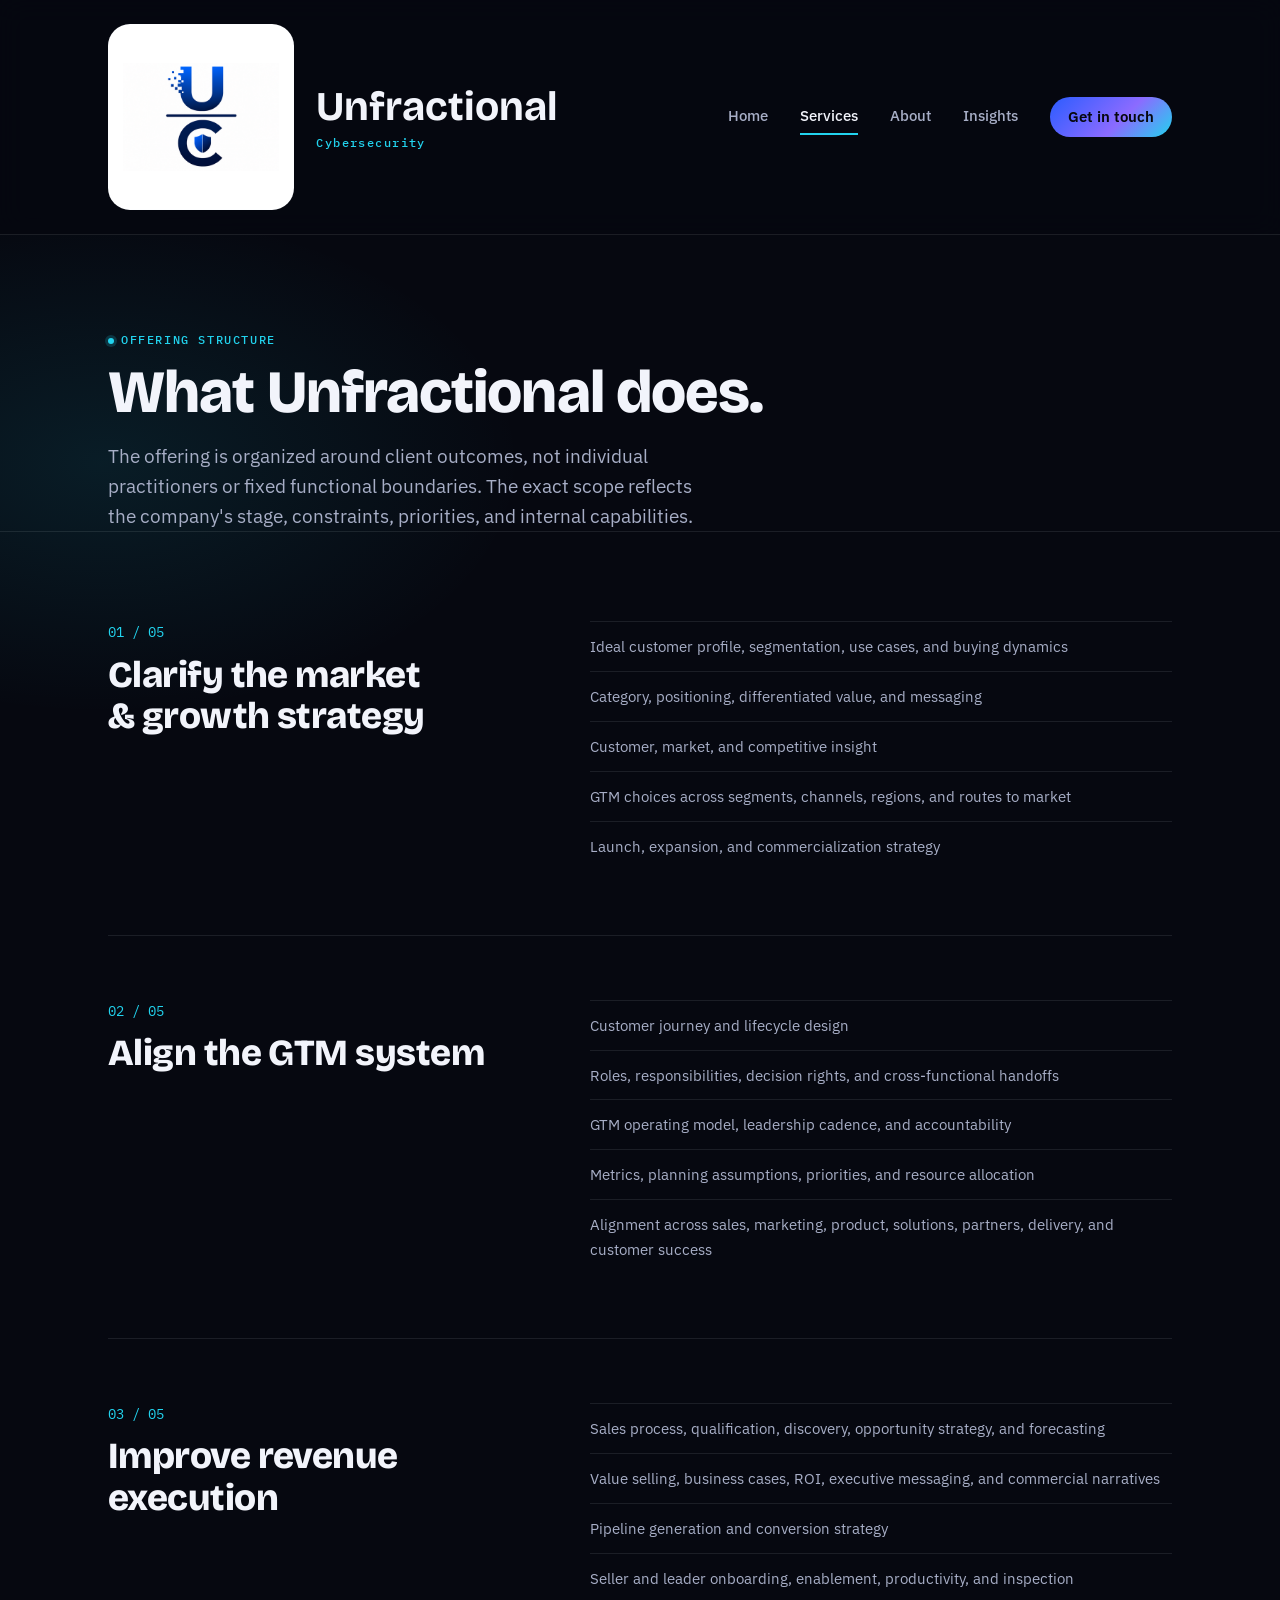
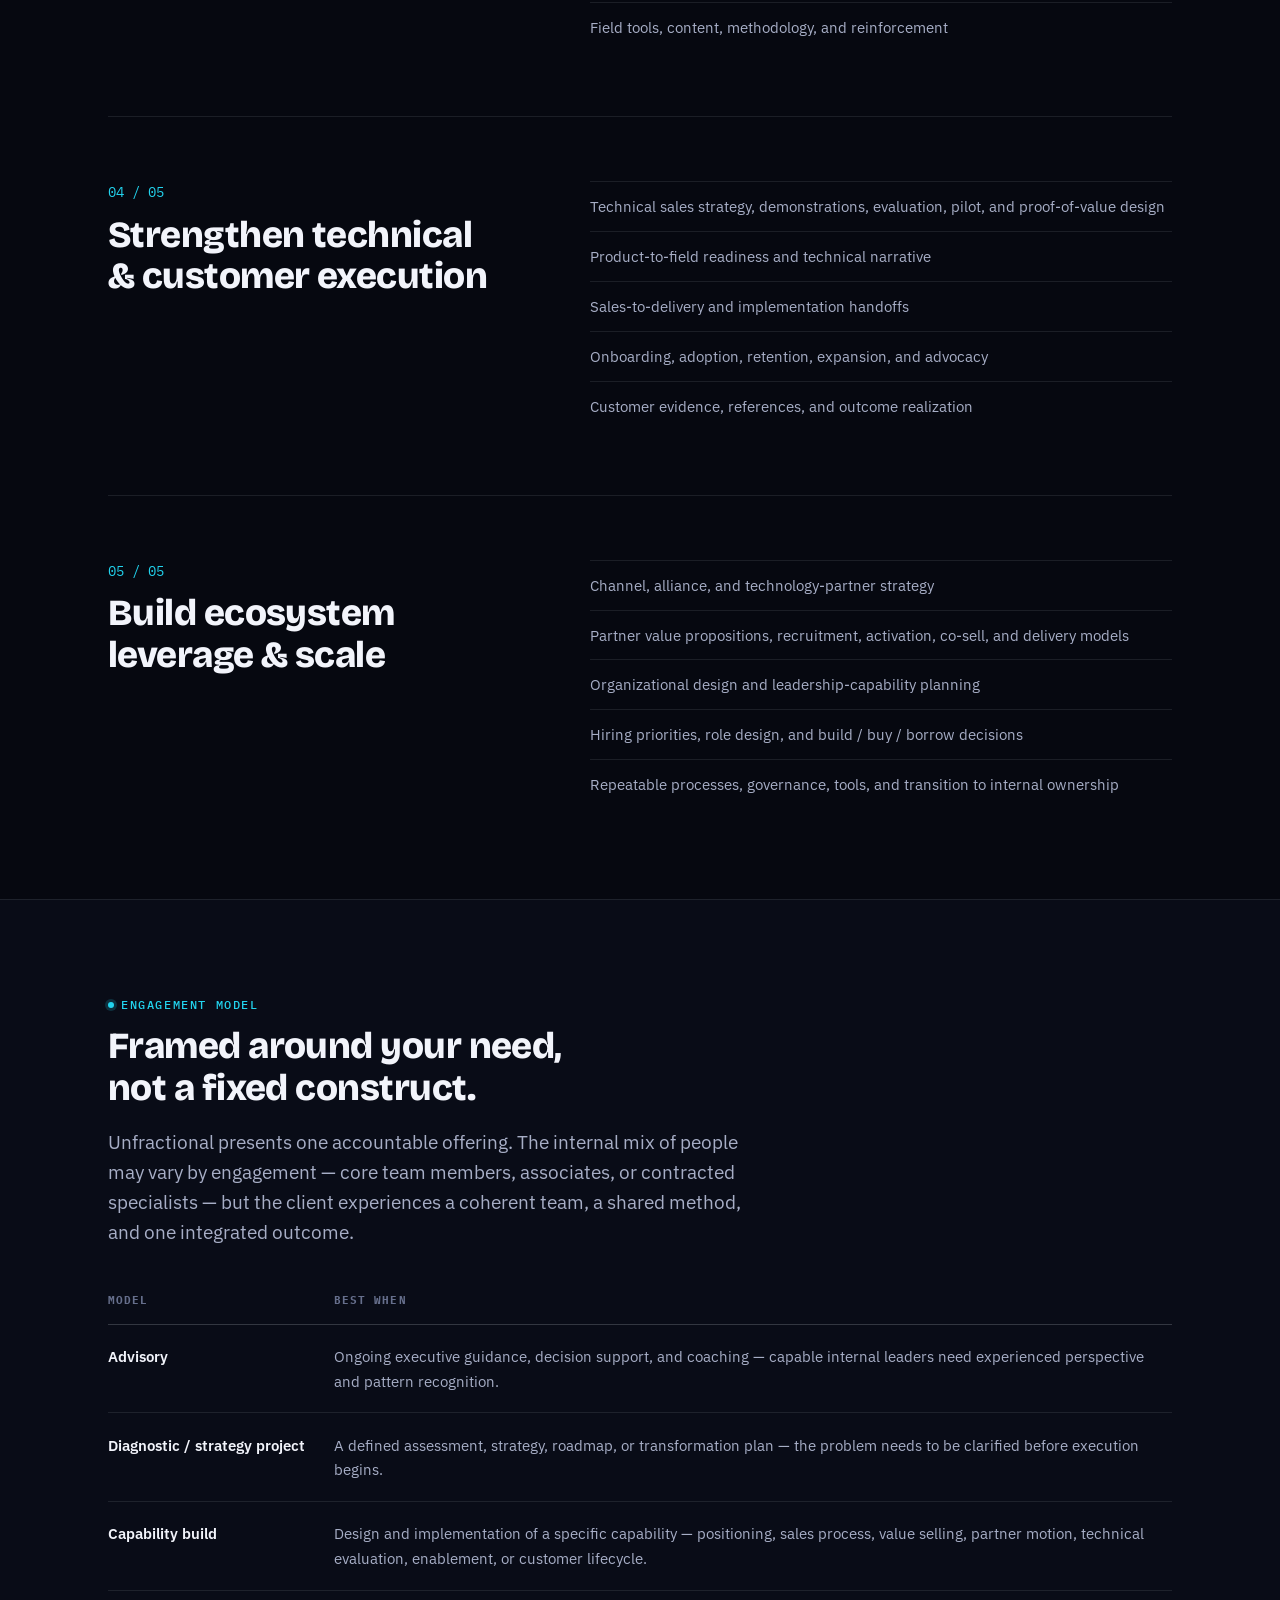
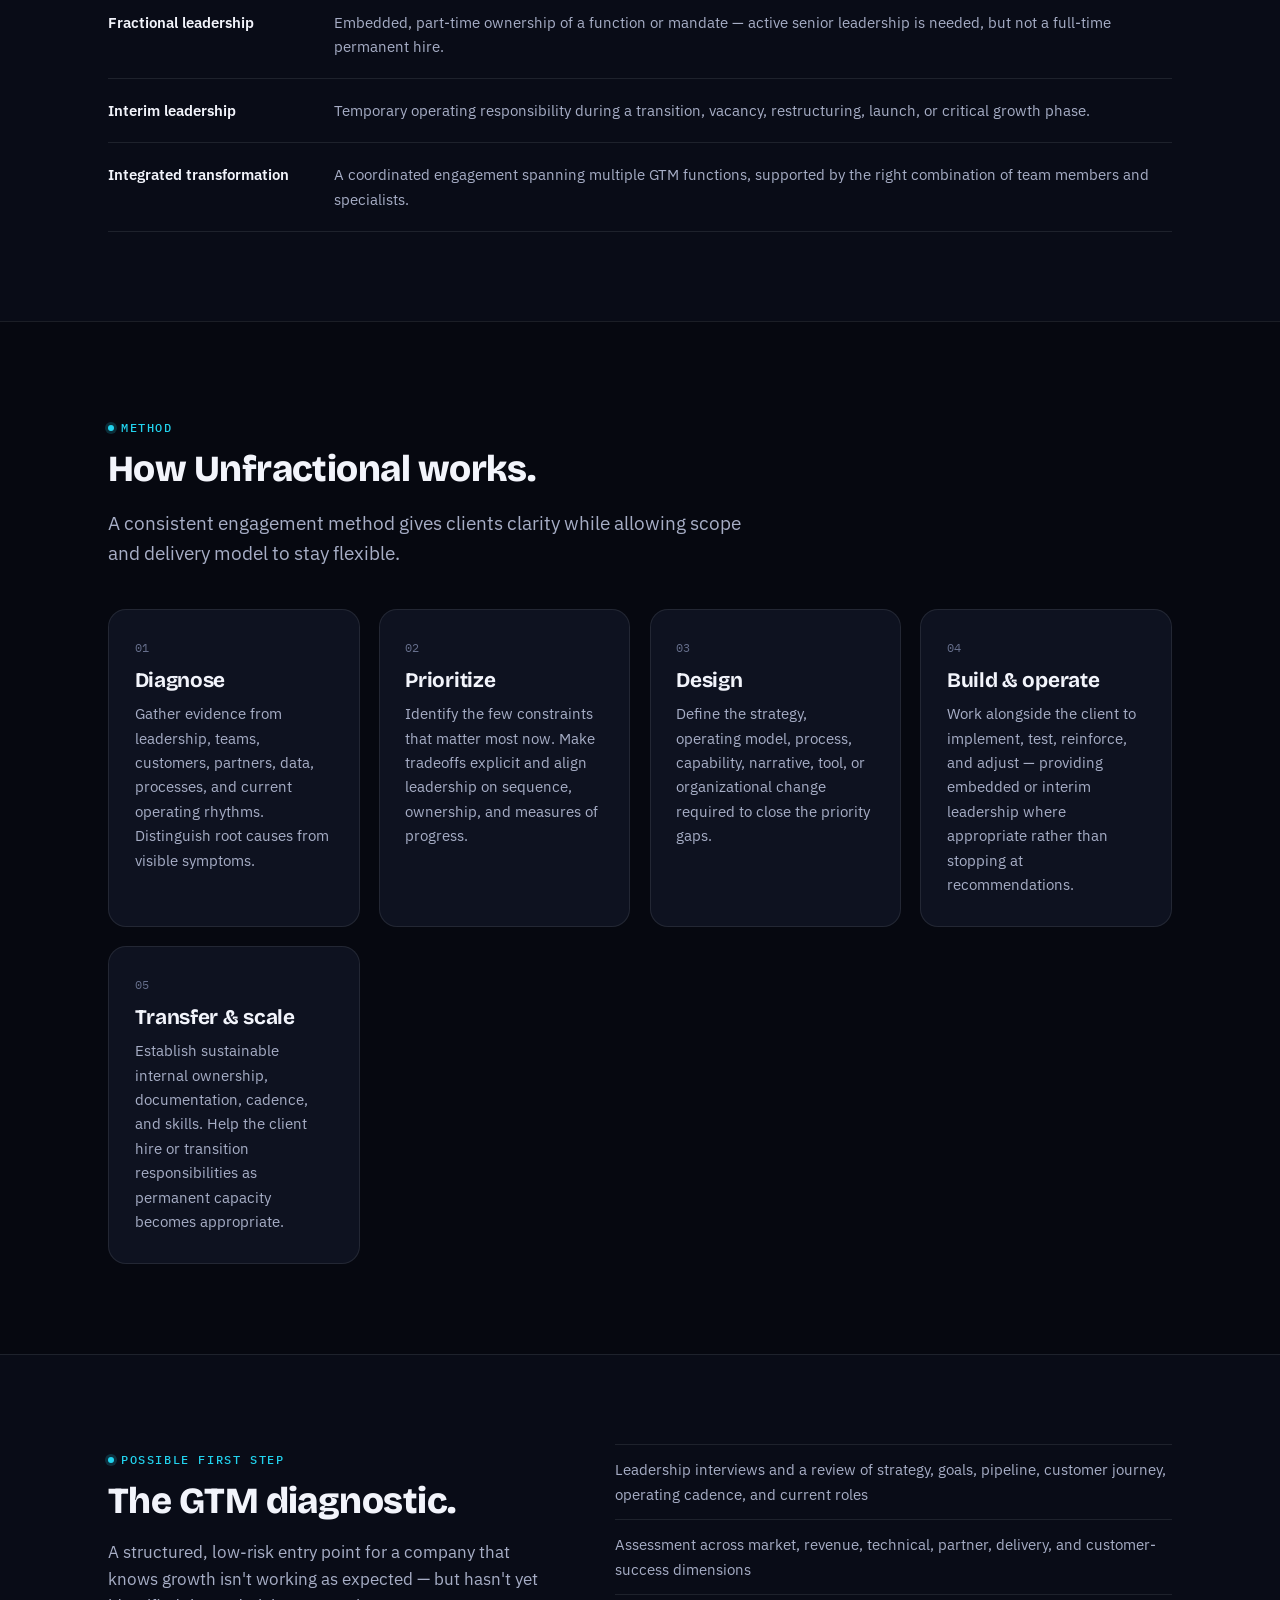
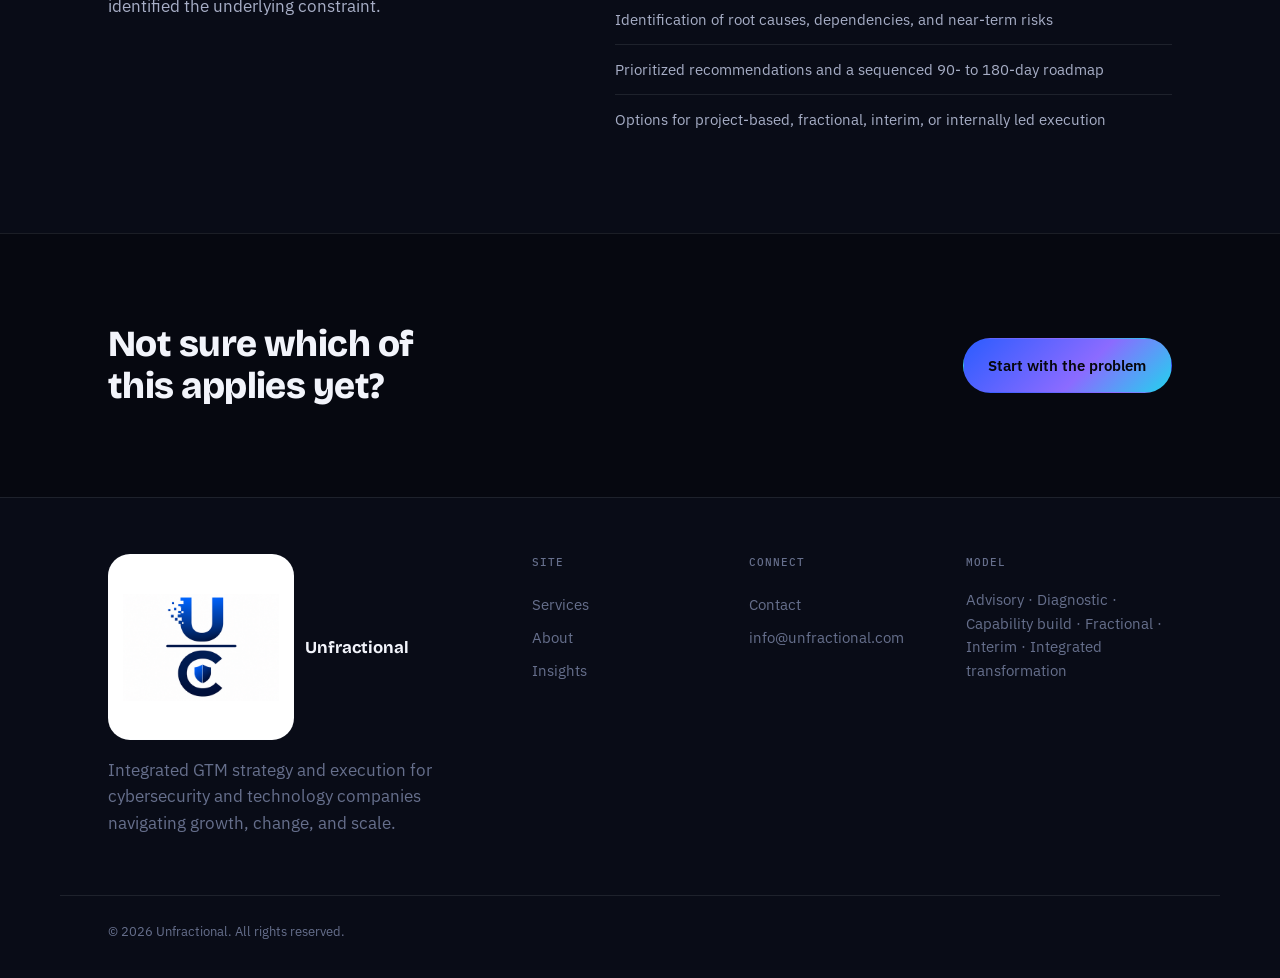
<file: services.html>
<!doctype html>
<html lang="en">
<head>
<meta charset="UTF-8">
<meta name="viewport" content="width=device-width, initial-scale=1">
<title>Services — Unfractional</title>
<link rel="preconnect" href="https://fonts.googleapis.com">
<link rel="preconnect" href="https://fonts.gstatic.com" crossorigin>
<link href="https://fonts.googleapis.com/css2?family=Bricolage+Grotesque:opsz,wght@12..96,600;12..96,700;12..96,800&family=IBM+Plex+Sans:wght@400;500;600&family=IBM+Plex+Mono:wght@400;500&display=swap" rel="stylesheet">
<link rel="icon" type="image/png" href="assets/favicon.png">
<link rel="stylesheet" href="styles.css?v=3">
<script src="script.js?v=3" defer></script>
</head>
<body>

<header class="site-header">
  <div class="nav-row">
    <a class="brand" href="index.html">
      <span class="brand-chip"><img src="assets/logo-mark.png" alt="Unfractional mark"></span>
      <span class="brand-word">Unfractional<span>Cybersecurity</span></span>
    </a>
    <nav class="nav-links" aria-label="Primary">
      <a href="index.html">Home</a>
      <a href="services.html" class="active">Services</a>
      <a href="about.html">About</a>
      <a href="insights.html">Insights</a>
      <a href="contact.html" class="nav-cta">Get in touch</a>
    </nav>
    <button class="nav-toggle" data-nav-toggle aria-label="Open menu" aria-expanded="false">
      <svg viewBox="0 0 24 24" fill="none" stroke="currentColor" stroke-width="2" stroke-linecap="round"><line x1="3" y1="6" x2="21" y2="6"/><line x1="3" y1="12" x2="21" y2="12"/><line x1="3" y1="18" x2="21" y2="18"/></svg>
    </button>
  </div>
  <nav class="mobile-nav" data-mobile-nav aria-label="Mobile">
    <a href="index.html">Home</a>
    <a href="services.html" class="active">Services</a>
    <a href="about.html">About</a>
    <a href="insights.html">Insights</a>
    <a href="contact.html">Get in touch</a>
  </nav>
</header>

<main>

  <section class="section page-hero" style="padding-bottom: 0;">
    <div class="section-inner">
      <p class="eyebrow">Offering structure</p>
      <h1>What Unfractional does.</h1>
      <p class="lede">The offering is organized around client outcomes, not individual practitioners or fixed functional boundaries. The exact scope reflects the company's stage, constraints, priorities, and internal capabilities.</p>
    </div>
  </section>

  <!-- FIVE OFFERING AREAS -->
  <section class="section">
    <div class="section-inner">

      <div class="offer-block">
        <div>
          <span class="num mono">01 / 05</span>
          <h2>Clarify the market &amp; growth strategy</h2>
        </div>
        <ul>
          <li>Ideal customer profile, segmentation, use cases, and buying dynamics</li>
          <li>Category, positioning, differentiated value, and messaging</li>
          <li>Customer, market, and competitive insight</li>
          <li>GTM choices across segments, channels, regions, and routes to market</li>
          <li>Launch, expansion, and commercialization strategy</li>
        </ul>
      </div>

      <div class="offer-block">
        <div>
          <span class="num mono">02 / 05</span>
          <h2>Align the GTM system</h2>
        </div>
        <ul>
          <li>Customer journey and lifecycle design</li>
          <li>Roles, responsibilities, decision rights, and cross-functional handoffs</li>
          <li>GTM operating model, leadership cadence, and accountability</li>
          <li>Metrics, planning assumptions, priorities, and resource allocation</li>
          <li>Alignment across sales, marketing, product, solutions, partners, delivery, and customer success</li>
        </ul>
      </div>

      <div class="offer-block">
        <div>
          <span class="num mono">03 / 05</span>
          <h2>Improve revenue execution</h2>
        </div>
        <ul>
          <li>Sales process, qualification, discovery, opportunity strategy, and forecasting</li>
          <li>Value selling, business cases, ROI, executive messaging, and commercial narratives</li>
          <li>Pipeline generation and conversion strategy</li>
          <li>Seller and leader onboarding, enablement, productivity, and inspection</li>
          <li>Field tools, content, methodology, and reinforcement</li>
        </ul>
      </div>

      <div class="offer-block">
        <div>
          <span class="num mono">04 / 05</span>
          <h2>Strengthen technical &amp; customer execution</h2>
        </div>
        <ul>
          <li>Technical sales strategy, demonstrations, evaluation, pilot, and proof-of-value design</li>
          <li>Product-to-field readiness and technical narrative</li>
          <li>Sales-to-delivery and implementation handoffs</li>
          <li>Onboarding, adoption, retention, expansion, and advocacy</li>
          <li>Customer evidence, references, and outcome realization</li>
        </ul>
      </div>

      <div class="offer-block">
        <div>
          <span class="num mono">05 / 05</span>
          <h2>Build ecosystem leverage &amp; scale</h2>
        </div>
        <ul>
          <li>Channel, alliance, and technology-partner strategy</li>
          <li>Partner value propositions, recruitment, activation, co-sell, and delivery models</li>
          <li>Organizational design and leadership-capability planning</li>
          <li>Hiring priorities, role design, and build / buy / borrow decisions</li>
          <li>Repeatable processes, governance, tools, and transition to internal ownership</li>
        </ul>
      </div>

    </div>
  </section>

  <!-- ENGAGEMENT MODELS -->
  <section class="section alt">
    <div class="section-inner">
      <div class="section-head">
        <p class="eyebrow">Engagement model</p>
        <h2>Framed around your need, not a fixed construct.</h2>
        <p class="lede">Unfractional presents one accountable offering. The internal mix of people may vary by engagement — core team members, associates, or contracted specialists — but the client experiences a coherent team, a shared method, and one integrated outcome.</p>
      </div>
      <div class="table-scroll">
        <table class="model-table">
          <thead>
            <tr><th>Model</th><th>Best when</th></tr>
          </thead>
          <tbody>
            <tr><td>Advisory</td><td>Ongoing executive guidance, decision support, and coaching — capable internal leaders need experienced perspective and pattern recognition.</td></tr>
            <tr><td>Diagnostic / strategy project</td><td>A defined assessment, strategy, roadmap, or transformation plan — the problem needs to be clarified before execution begins.</td></tr>
            <tr><td>Capability build</td><td>Design and implementation of a specific capability — positioning, sales process, value selling, partner motion, technical evaluation, enablement, or customer lifecycle.</td></tr>
            <tr><td>Fractional leadership</td><td>Embedded, part-time ownership of a function or mandate — active senior leadership is needed, but not a full-time permanent hire.</td></tr>
            <tr><td>Interim leadership</td><td>Temporary operating responsibility during a transition, vacancy, restructuring, launch, or critical growth phase.</td></tr>
            <tr><td>Integrated transformation</td><td>A coordinated engagement spanning multiple GTM functions, supported by the right combination of team members and specialists.</td></tr>
          </tbody>
        </table>
      </div>
    </div>
  </section>

  <!-- METHOD DETAIL -->
  <section class="section" id="method">
    <div class="section-inner">
      <div class="section-head">
        <p class="eyebrow">Method</p>
        <h2>How Unfractional works.</h2>
        <p class="lede">A consistent engagement method gives clients clarity while allowing scope and delivery model to stay flexible.</p>
      </div>

      <div class="card-grid" style="margin-top: 2.6rem;">
        <div class="card"><span class="num mono">01</span><h3>Diagnose</h3><p>Gather evidence from leadership, teams, customers, partners, data, processes, and current operating rhythms. Distinguish root causes from visible symptoms.</p></div>
        <div class="card"><span class="num mono">02</span><h3>Prioritize</h3><p>Identify the few constraints that matter most now. Make tradeoffs explicit and align leadership on sequence, ownership, and measures of progress.</p></div>
        <div class="card"><span class="num mono">03</span><h3>Design</h3><p>Define the strategy, operating model, process, capability, narrative, tool, or organizational change required to close the priority gaps.</p></div>
        <div class="card"><span class="num mono">04</span><h3>Build &amp; operate</h3><p>Work alongside the client to implement, test, reinforce, and adjust — providing embedded or interim leadership where appropriate rather than stopping at recommendations.</p></div>
        <div class="card"><span class="num mono">05</span><h3>Transfer &amp; scale</h3><p>Establish sustainable internal ownership, documentation, cadence, and skills. Help the client hire or transition responsibilities as permanent capacity becomes appropriate.</p></div>
      </div>
    </div>
  </section>

  <!-- FIRST ENGAGEMENT: DIAGNOSTIC -->
  <section class="section alt">
    <div class="section-inner">
      <div class="offer-block" style="grid-template-columns: 0.9fr 1.1fr;">
        <div>
          <p class="eyebrow">Possible first step</p>
          <h2>The GTM diagnostic.</h2>
          <p style="color: var(--ink-soft); margin-top: 1rem;">A structured, low-risk entry point for a company that knows growth isn't working as expected — but hasn't yet identified the underlying constraint.</p>
        </div>
        <ul>
          <li>Leadership interviews and a review of strategy, goals, pipeline, customer journey, operating cadence, and current roles</li>
          <li>Assessment across market, revenue, technical, partner, delivery, and customer-success dimensions</li>
          <li>Identification of root causes, dependencies, and near-term risks</li>
          <li>Prioritized recommendations and a sequenced 90- to 180-day roadmap</li>
          <li>Options for project-based, fractional, interim, or internally led execution</li>
        </ul>
      </div>
    </div>
  </section>

  <section class="section">
    <div class="section-inner cta-band">
      <h2>Not sure which of this applies yet?</h2>
      <a class="btn btn-primary" href="contact.html">Start with the problem</a>
    </div>
  </section>

</main>

<footer class="site-footer">
  <div class="footer-top">
    <div>
      <div class="footer-brand">
        <span class="brand-chip"><img src="assets/logo-mark.png" alt="Unfractional mark"></span>
        <span class="footer-brand-word">Unfractional</span>
      </div>
      <p>Integrated GTM strategy and execution for cybersecurity and technology companies navigating growth, change, and scale.</p>
    </div>
    <div class="footer-col">
      <h4>Site</h4>
      <a href="services.html">Services</a>
      <a href="about.html">About</a>
      <a href="insights.html">Insights</a>
    </div>
    <div class="footer-col">
      <h4>Connect</h4>
      <a href="contact.html">Contact</a>
      <a href="mailto:info@unfractional.com">info@unfractional.com</a>
    </div>
    <div class="footer-col">
      <h4>Model</h4>
      <p>Advisory · Diagnostic · Capability build · Fractional · Interim · Integrated transformation</p>
    </div>
  </div>
  <div class="footer-bottom">
    <span>© <span data-year>2026</span> Unfractional. All rights reserved.</span>
  </div>
</footer>
</body>
</html>
</file>
<file: styles.css>
/* ===========================================================
   Unfractional — v2, "GTM diagnostics" visual system
   Dark-first, security-tooling aesthetic. Fixed dark world by design:
   colors are declared explicitly rather than theme-switched.
   Type: Bricolage Grotesque (display) + IBM Plex Sans (body) + IBM Plex Mono (system/terminal)
   =========================================================== */

:root{
  --bg: #060810;
  --bg-alt: #090c17;
  --surface: #0e1220;
  --surface-hi: #141a2e;
  --line: rgba(244,246,255,0.09);
  --line-strong: rgba(244,246,255,0.18);

  --ink: #f2f4fb;
  --ink-soft: #a7aec6;
  --ink-faint: #666f8c;

  --blue: #4d7fff;
  --blue-2: #2b5cff;
  --violet: #8b6bff;
  --cyan: #22d3ee;

  --ok: #34d399;
  --warn: #fbbf24;

  --mark-chip: #ffffff;

  --grad: linear-gradient(135deg, var(--blue-2) 0%, var(--violet) 58%, var(--cyan) 100%);

  --content-w: 1160px;
  --gutter: clamp(20px, 5vw, 48px);
  --radius: 18px;
  --radius-sm: 10px;
}

*, *::before, *::after{ box-sizing: border-box; }
html{ color-scheme: dark; }

body{
  margin: 0;
  background: var(--bg);
  color: var(--ink);
  font-family: "IBM Plex Sans", "Helvetica Neue", Arial, sans-serif;
  font-size: 16.5px;
  line-height: 1.62;
  -webkit-font-smoothing: antialiased;
  text-rendering: optimizeLegibility;
  background-image:
    radial-gradient(900px 480px at 82% -8%, rgba(139,107,255,0.16), transparent 60%),
    radial-gradient(700px 420px at 8% 8%, rgba(34,211,238,0.10), transparent 60%);
  background-repeat: no-repeat;
}

::selection{ background: rgba(77,127,255,0.35); color: #fff; }
a{ color: inherit; }
img{ max-width: 100%; display: block; }

h1, h2, h3, h4{
  font-family: "Bricolage Grotesque", "Archivo", sans-serif;
  color: var(--ink);
  margin: 0;
  text-wrap: balance;
  letter-spacing: -0.015em;
}
h1{ font-weight: 800; font-size: clamp(2.3rem, 3.6vw + 1rem, 3.75rem); line-height: 1.04; }
h2{ font-weight: 800; font-size: clamp(1.55rem, 1.7vw + 1rem, 2.3rem); line-height: 1.14; }
h3{ font-weight: 700; font-size: clamp(1.1rem, 0.6vw + 1rem, 1.3rem); line-height: 1.3; }
h4{ font-weight: 600; font-size: 1.02rem; }

.grad-text{
  background: var(--grad);
  -webkit-background-clip: text; background-clip: text; color: transparent;
}

.mono{ font-family: "IBM Plex Mono", ui-monospace, Menlo, Consolas, monospace; }

.eyebrow{
  font-family: "IBM Plex Mono", monospace;
  font-size: 0.72rem; font-weight: 500;
  letter-spacing: 0.14em; text-transform: uppercase;
  color: var(--cyan);
  display: inline-flex; align-items: center; gap: 0.6em;
  margin: 0 0 1em;
}
.eyebrow::before{ content: ""; width: 6px; height: 6px; border-radius: 50%; background: var(--cyan); box-shadow: 0 0 0 3px rgba(34,211,238,0.18); flex: none; }

.lede{ font-size: clamp(1.03rem, 0.4vw + 1rem, 1.16rem); color: var(--ink-soft); max-width: 60ch; margin: 0.9em 0 0; }

.prose p{ max-width: 66ch; color: var(--ink-soft); }
.prose p + p{ margin-top: 1.1em; }
.prose strong{ color: var(--ink); font-weight: 600; }

/* ---------- layout shells ---------- */

.section{ padding-block: clamp(56px, 7vw, 104px); position: relative; }
.section + .section{ border-top: 1px solid var(--line); }
.section-inner{ max-width: var(--content-w); margin-inline: auto; padding-inline: var(--gutter); position: relative; }
.section-head{ max-width: 46rem; }
.section-head + *{ margin-top: 2.8rem; }
.alt{ background: var(--bg-alt); }

/* ---------- badge / pill ---------- */

.badge{
  display: inline-flex; align-items: center; gap: 0.6em;
  font-family: "IBM Plex Mono", monospace;
  font-size: 0.76rem;
  color: var(--ink-soft);
  background: var(--surface);
  border: 1px solid var(--line-strong);
  border-radius: 999px;
  padding: 0.45em 0.9em 0.45em 0.7em;
}
.badge .dot{ width: 7px; height: 7px; border-radius: 50%; background: var(--ok); box-shadow: 0 0 0 3px rgba(52,211,153,0.18); flex: none; }

.pill{
  font-family: "IBM Plex Mono", monospace;
  font-size: 0.66rem; letter-spacing: 0.06em; text-transform: uppercase;
  padding: 0.35em 0.7em; border-radius: 999px;
  background: rgba(77,127,255,0.12); color: var(--blue);
  border: 1px solid rgba(77,127,255,0.25);
}
.pill.status{ background: transparent; border-color: var(--line-strong); color: var(--ink-faint); }

/* ---------- header / nav ---------- */

.site-header{
  position: sticky; top: 0; z-index: 40;
  background: rgba(6,8,16,0.72);
  backdrop-filter: blur(14px);
  border-bottom: 1px solid var(--line);
}
.nav-row{
  max-width: var(--content-w); margin-inline: auto; padding-inline: var(--gutter);
  height: 234px; display: flex; align-items: center; justify-content: space-between; gap: 1.5rem;
}
.brand{ display: flex; align-items: center; gap: 1.4rem; text-decoration: none; flex: none; }
.brand-chip{
  background: var(--mark-chip); border: 1px solid var(--line-strong); border-radius: 22px;
  width: 186px; height: 186px; display: flex; align-items: center; justify-content: center; padding: 14px; flex: none;
}
.brand-chip img{ width: 100%; height: 100%; object-fit: contain; }
.brand-word{ font-family: "Bricolage Grotesque", sans-serif; font-weight: 700; font-size: 2.55rem; color: var(--ink); line-height: 1.1; white-space: nowrap; }
.brand-word span{ display: block; font-family: "IBM Plex Mono", monospace; font-weight: 500; font-size: 0.74rem; letter-spacing: 0.12em; color: var(--cyan); margin-top: 6px; }

@media (max-width: 860px){
  .nav-row{ height: 96px; }
  .brand{ gap: 0.7rem; }
  .brand-chip{ width: 60px; height: 60px; padding: 8px; border-radius: 12px; }
  .brand-word{ font-size: 1.15rem; }
  .brand-word span{ font-size: 0.6rem; margin-top: 3px; }
}

.nav-links{ display: flex; align-items: center; gap: 2rem; font-size: 0.93rem; font-weight: 500; }
.nav-links a{ text-decoration: none; color: var(--ink-soft); padding: 0.3em 0; border-bottom: 2px solid transparent; }
.nav-links a:hover{ color: var(--ink); }
.nav-links a.active{ color: var(--ink); border-bottom-color: var(--cyan); }

.nav-cta{
  font-family: inherit; font-weight: 600 !important;
  background: var(--grad); color: #06070d !important;
  border-radius: 999px; padding: 0.55em 1.2em !important;
  border-bottom: none !important;
}
.nav-cta:hover{ filter: brightness(1.08); }

.nav-toggle{
  display: none; background: var(--surface); border: 1px solid var(--line-strong); border-radius: 8px;
  width: 40px; height: 40px; padding: 0; align-items: center; justify-content: center; color: var(--ink); cursor: pointer;
}
.nav-toggle svg{ width: 19px; height: 19px; }

.mobile-nav{ display: none; flex-direction: column; padding: 0.5rem var(--gutter) 1.4rem; border-bottom: 1px solid var(--line); background: var(--bg); }
.mobile-nav a{ text-decoration: none; color: var(--ink-soft); font-weight: 500; padding: 0.75em 0; border-bottom: 1px solid var(--line); }
.mobile-nav a.active{ color: var(--cyan); }
.mobile-nav.open{ display: flex; }

@media (max-width: 860px){ .nav-links{ display: none; } .nav-toggle{ display: flex; } }

/* ---------- buttons / links ---------- */

.btn{
  display: inline-flex; align-items: center; gap: 0.6em;
  font-weight: 600; font-size: 0.96rem; text-decoration: none;
  padding: 0.9em 1.6em; border-radius: 999px; border: 1px solid transparent; cursor: pointer;
}
.btn-primary{ background: var(--grad); color: #06070d; }
.btn-primary:hover{ filter: brightness(1.08); }
.btn-quiet{ border-color: var(--line-strong); color: var(--ink); background: var(--surface); }
.btn-quiet:hover{ border-color: var(--cyan); color: var(--cyan); }

.link-arrow{
  display: inline-flex; align-items: center; gap: 0.5em; text-decoration: none;
  font-weight: 600; color: var(--cyan); border-bottom: 1px solid transparent;
}
.link-arrow:hover{ border-bottom-color: var(--cyan); }
.link-arrow svg{ width: 15px; height: 15px; transition: transform 0.15s ease; }
.link-arrow:hover svg{ transform: translateX(3px); }

.actions-row{ display: flex; flex-wrap: wrap; gap: 1.4rem 2rem; align-items: center; margin-top: 2.2rem; }

/* ---------- hero ---------- */

.hero-grid{ display: grid; grid-template-columns: 1.05fr 0.95fr; gap: clamp(2rem, 5vw, 4rem); align-items: center; }
@media (max-width: 940px){ .hero-grid{ grid-template-columns: 1fr; } }

/* GTM system health dashboard panel */
.gtm-dash{
  background: var(--surface);
  border: 1px solid var(--line-strong);
  border-radius: var(--radius);
  overflow: hidden;
  box-shadow: 0 30px 80px -30px rgba(43,92,255,0.25);
  padding: 1.6rem 1.7rem 1.8rem;
}
.dash-head{ display: flex; justify-content: space-between; align-items: center; margin-bottom: 1.3rem; }
.dash-title{ font-family: "IBM Plex Mono", monospace; font-size: 0.72rem; letter-spacing: 0.08em; color: var(--ink-faint); }
.dash-score{ font-family: "Bricolage Grotesque", sans-serif; font-weight: 700; font-size: 1.25rem; color: var(--ink); }
.dash-grid{ display: grid; grid-template-columns: repeat(auto-fit, minmax(135px, 1fr)); gap: 0.85rem; }
.tile{ background: var(--surface-hi); border: 1px solid var(--line); border-radius: var(--radius-sm); padding: 0.85rem 0.95rem; }
.tile-top{
  display: flex; justify-content: space-between; align-items: center;
  font-family: "IBM Plex Mono", monospace; font-size: 0.66rem; letter-spacing: 0.04em; color: var(--ink-faint);
  margin-bottom: 0.5rem;
}
.tile-top .tile-ok{ color: var(--ok); }
.tile-top .tile-warn{ color: var(--warn); }
.tile-name{ font-size: 0.83rem; color: var(--ink); margin-bottom: 0.55rem; }
.bar-track{ height: 5px; border-radius: 3px; background: rgba(244,246,255,0.08); overflow: hidden; }
.bar-fill{ display: block; height: 100%; border-radius: 3px; width: 0%; transition: width 1s cubic-bezier(.16,.8,.24,1); }
.bar-fill.ok{ background: var(--ok); }
.bar-fill.warn{ background: var(--warn); }
@media (prefers-reduced-motion: reduce){ .bar-fill{ transition: none; } }

/* ---------- simple checklist (used for proof themes, etc.) ---------- */

.condition-list{ list-style: none; margin: 0; padding: 0; }
.condition-list li{ display: flex; gap: 1rem; align-items: flex-start; padding: 1.1rem 0; border-top: 1px solid var(--line); color: var(--ink-soft); font-size: 1rem; }
.condition-list li:last-child{ border-bottom: 1px solid var(--line); }
.condition-list li::before{ content: ""; flex: none; width: 8px; height: 8px; margin-top: 0.55em; background: var(--cyan); }

/* ---------- signal / condition cards ---------- */

.signal-grid{ display: grid; grid-template-columns: repeat(2, 1fr); gap: 1rem; }
@media (max-width: 700px){ .signal-grid{ grid-template-columns: 1fr; } }
.signal{
  display: flex; gap: 0.9rem; align-items: flex-start;
  background: var(--surface); border: 1px solid var(--line); border-radius: var(--radius-sm);
  padding: 1.1rem 1.2rem; color: var(--ink-soft); font-size: 0.96rem;
}
.signal .ico{ flex: none; width: 20px; height: 20px; color: var(--cyan); margin-top: 0.1rem; }

/* ---------- pipeline / method ---------- */

.pipeline{ display: grid; grid-template-columns: repeat(5, 1fr); gap: 0; position: relative; }
@media (max-width: 900px){ .pipeline{ grid-template-columns: 1fr 1fr; gap: 1.4rem; } }
@media (max-width: 560px){ .pipeline{ grid-template-columns: 1fr; } }
.pipeline::before{
  content: "";
  position: absolute; left: 0; right: 0; top: 11px; height: 2px;
  background: linear-gradient(90deg, var(--blue-2), var(--violet), var(--cyan));
  opacity: 0.5;
}
@media (max-width: 900px){ .pipeline::before{ display: none; } }
.pnode{ position: relative; padding: 2.2rem 1.1rem 0 0; }
@media (max-width: 900px){ .pnode{ padding-top: 0; border-top: 2px solid var(--blue); padding-top: 1.2rem; } }
.pnode .dotnum{
  position: absolute; top: 0; left: 0;
  width: 24px; height: 24px; border-radius: 50%;
  background: var(--bg); border: 2px solid var(--cyan);
  display: flex; align-items: center; justify-content: center;
  font-family: "IBM Plex Mono", monospace; font-size: 0.62rem; color: var(--cyan);
}
@media (max-width: 900px){ .pnode .dotnum{ display: none; } }
.pnode h3{ margin-bottom: 0.4rem; font-size: 1.05rem; }
.pnode p{ color: var(--ink-soft); font-size: 0.92rem; margin: 0; }

/* ---------- bento offering cards ---------- */

.card-grid{ display: grid; grid-template-columns: repeat(auto-fit, minmax(240px, 1fr)); gap: 1.2rem; }
.card{
  background: var(--surface);
  border: 1px solid var(--line);
  border-radius: var(--radius);
  padding: 1.8rem 1.6rem;
  position: relative;
  transition: border-color 0.18s ease, transform 0.18s ease;
}
.card:hover{ border-color: rgba(139,107,255,0.4); transform: translateY(-2px); }
.card .ico{
  width: 38px; height: 38px; border-radius: 10px;
  background: rgba(77,127,255,0.12); border: 1px solid rgba(77,127,255,0.25);
  display: flex; align-items: center; justify-content: center; margin-bottom: 1rem;
  color: var(--blue);
}
.card .ico svg{ width: 19px; height: 19px; }
.card .num{ font-family: "IBM Plex Mono", monospace; font-size: 0.72rem; color: var(--ink-faint); display: block; margin-bottom: 0.6rem; }
.card h3{ margin-bottom: 0.5rem; }
.card p{ color: var(--ink-soft); font-size: 0.94rem; margin: 0; }
.card ul{ margin: 0.9rem 0 0; padding-left: 1.1rem; color: var(--ink-soft); font-size: 0.92rem; }
.card ul li + li{ margin-top: 0.35rem; }

/* ---------- offering detail (services page) ---------- */

.offer-block{ display: grid; grid-template-columns: 0.85fr 1.15fr; gap: clamp(1.6rem, 4vw, 3.2rem); }
@media (max-width: 800px){ .offer-block{ grid-template-columns: 1fr; } }
.offer-block + .offer-block{ margin-top: clamp(2.6rem, 5vw, 4rem); padding-top: clamp(2.6rem, 5vw, 4rem); border-top: 1px solid var(--line); }
.offer-block .num{ font-family: "IBM Plex Mono", monospace; color: var(--cyan); font-size: 0.85rem; display: block; margin-bottom: 0.7rem; }
.offer-block ul{ list-style: none; margin: 0; padding: 0; }
.offer-block ul li{ padding: 0.75rem 0; border-top: 1px solid var(--line); color: var(--ink-soft); font-size: 0.96rem; }
.offer-block ul li::marker{ content: none; }

/* ---------- table (engagement models) ---------- */

.model-table{ width: 100%; border-collapse: collapse; }
.model-table th{
  text-align: left; font-family: "IBM Plex Mono", monospace; font-size: 0.68rem;
  letter-spacing: 0.1em; text-transform: uppercase; color: var(--ink-faint);
  padding: 0 0 0.9rem; border-bottom: 1px solid var(--line-strong);
}
.model-table td{ padding: 1.2rem 1.2rem 1.2rem 0; border-bottom: 1px solid var(--line); vertical-align: top; color: var(--ink-soft); font-size: 0.95rem; }
.model-table td:first-child{ font-weight: 600; color: var(--ink); white-space: nowrap; width: 1%; padding-right: 1.8rem; }
.table-scroll{ overflow-x: auto; }

/* ---------- statement / differentiator ---------- */

.statement{
  position: relative;
  background: var(--surface);
  border: 1px solid var(--line-strong);
  border-radius: var(--radius);
  padding: clamp(2rem, 5vw, 3.2rem);
  overflow: hidden;
}
.statement::before{
  content: ""; position: absolute; inset: -1px; padding: 1px; border-radius: inherit;
  background: var(--grad); opacity: 0.55;
  -webkit-mask: linear-gradient(#000 0 0) content-box, linear-gradient(#000 0 0);
  -webkit-mask-composite: xor; mask-composite: exclude;
  pointer-events: none;
}
.statement p{ font-size: clamp(1.15rem, 1vw + 1rem, 1.45rem); line-height: 1.5; max-width: 46rem; margin: 0; color: var(--ink); position: relative; }

/* ---------- testimonial placeholders ---------- */

.testi-grid{ display: grid; grid-template-columns: repeat(auto-fit, minmax(240px, 1fr)); gap: 1.2rem; }
.testi-slot{ border: 1px dashed var(--line-strong); border-radius: var(--radius); padding: 1.7rem 1.5rem; color: var(--ink-faint); background: var(--bg-alt); }
.testi-slot .quote-mark{ font-family: Georgia, serif; font-size: 2.2rem; color: var(--line-strong); line-height: 1; display: block; margin-bottom: 0.6rem; }
.testi-slot p{ margin: 0 0 0.6rem; font-size: 0.95rem; }
.testi-slot .status{ font-family: "IBM Plex Mono", monospace; font-size: 0.68rem; letter-spacing: 0.08em; text-transform: uppercase; color: var(--cyan); }

/* ---------- insights cards ---------- */

.insight-card{
  background: var(--surface); border: 1px solid var(--line); border-radius: var(--radius);
  padding: 1.8rem 1.6rem; display: flex; flex-direction: column; gap: 0.9rem;
}
.insight-tags{ display: flex; gap: 0.5rem; flex-wrap: wrap; }
.insight-card h3{ margin: 0; }
.insight-card p{ color: var(--ink-soft); font-size: 0.94rem; margin: 0; }

/* ---------- cta band ---------- */

.cta-band{ display: flex; flex-wrap: wrap; gap: 1.5rem 3rem; align-items: center; justify-content: space-between; }
.cta-band h2{ max-width: 30rem; }

/* ---------- contact ---------- */

.contact-grid{ display: grid; grid-template-columns: 1.2fr 0.8fr; gap: clamp(2rem, 5vw, 3.5rem); }
@media (max-width: 860px){ .contact-grid{ grid-template-columns: 1fr; } }

.field{ display: flex; flex-direction: column; gap: 0.5rem; margin-bottom: 1.3rem; }
.field label{ font-family: "IBM Plex Mono", monospace; font-size: 0.7rem; letter-spacing: 0.06em; text-transform: uppercase; color: var(--ink-faint); }
.field input, .field select, .field textarea{
  font-family: "IBM Plex Sans", sans-serif; font-size: 1rem; color: var(--ink);
  background: var(--surface); border: 1px solid var(--line-strong); border-radius: var(--radius-sm); padding: 0.75em 0.9em;
}
.field textarea{ min-height: 130px; resize: vertical; font-family: inherit; }
.field input:focus, .field select:focus, .field textarea:focus{ outline: 2px solid var(--cyan); outline-offset: 1px; }
.field-row{ display: grid; grid-template-columns: 1fr 1fr; gap: 1.2rem; }
@media (max-width: 560px){ .field-row{ grid-template-columns: 1fr; } }

.form-note{ font-size: 0.85rem; color: var(--ink-faint); margin-top: 1rem; }
.form-status{ font-size: 0.9rem; margin-top: 1rem; display: none; color: var(--cyan); }
.form-status.show{ display: block; }

.contact-card{ background: var(--surface); border: 1px solid var(--line-strong); border-radius: var(--radius); padding: clamp(1.6rem, 3vw, 2.2rem); }
.contact-card .brand-plate{ width: 100%; max-width: 220px; margin-bottom: 1.6rem; border-radius: var(--radius-sm); border: 1px solid var(--line); }
.contact-card dl{ margin: 1.4rem 0 0; }
.contact-card dt{ font-family: "IBM Plex Mono", monospace; font-size: 0.68rem; letter-spacing: 0.08em; text-transform: uppercase; color: var(--ink-faint); margin-top: 1.1rem; }
.contact-card dd{ margin: 0.3rem 0 0; color: var(--ink); font-size: 1.02rem; }

/* ---------- page hero (secondary pages) ---------- */

.page-hero .lede{ max-width: 54ch; }

/* ---------- footer ---------- */

.site-footer{ background: var(--bg-alt); color: var(--ink-faint); padding-block: 3.5rem 2.2rem; border-top: 1px solid var(--line); }
.footer-top{ max-width: var(--content-w); margin-inline: auto; padding-inline: var(--gutter); display: grid; grid-template-columns: 1.3fr 0.6fr 0.6fr 0.7fr; gap: 2.5rem; }
@media (max-width: 760px){ .footer-top{ grid-template-columns: 1fr 1fr; } }
.footer-brand{ display: flex; align-items: center; gap: 0.7rem; margin-bottom: 1rem; }
.footer-brand-word{ font-family: "Bricolage Grotesque", sans-serif; font-weight: 700; color: var(--ink); font-size: 1.05rem; }
.footer-col p{ max-width: 32ch; font-size: 0.92rem; }
.footer-col h4{ font-family: "IBM Plex Mono", monospace; font-weight: 500; font-size: 0.68rem; letter-spacing: 0.1em; text-transform: uppercase; color: var(--ink-faint); margin-bottom: 1rem; }
.footer-col a{ display: block; text-decoration: none; color: var(--ink-faint); font-size: 0.92rem; padding: 0.3rem 0; }
.footer-col a:hover{ color: var(--ink); }
.footer-bottom{ max-width: var(--content-w); margin: 2.6rem auto 0; padding-inline: var(--gutter); padding-top: 1.6rem; border-top: 1px solid var(--line); display: flex; flex-wrap: wrap; gap: 0.8rem 1.6rem; justify-content: space-between; font-size: 0.82rem; }

/* ---------- misc ---------- */

.visually-hidden{ position: absolute; width: 1px; height: 1px; overflow: hidden; clip: rect(0 0 0 0); white-space: nowrap; }

@media (prefers-reduced-motion: reduce){
  *{ animation-duration: 0.001ms !important; animation-iteration-count: 1 !important; transition-duration: 0.001ms !important; }
}
</file>
